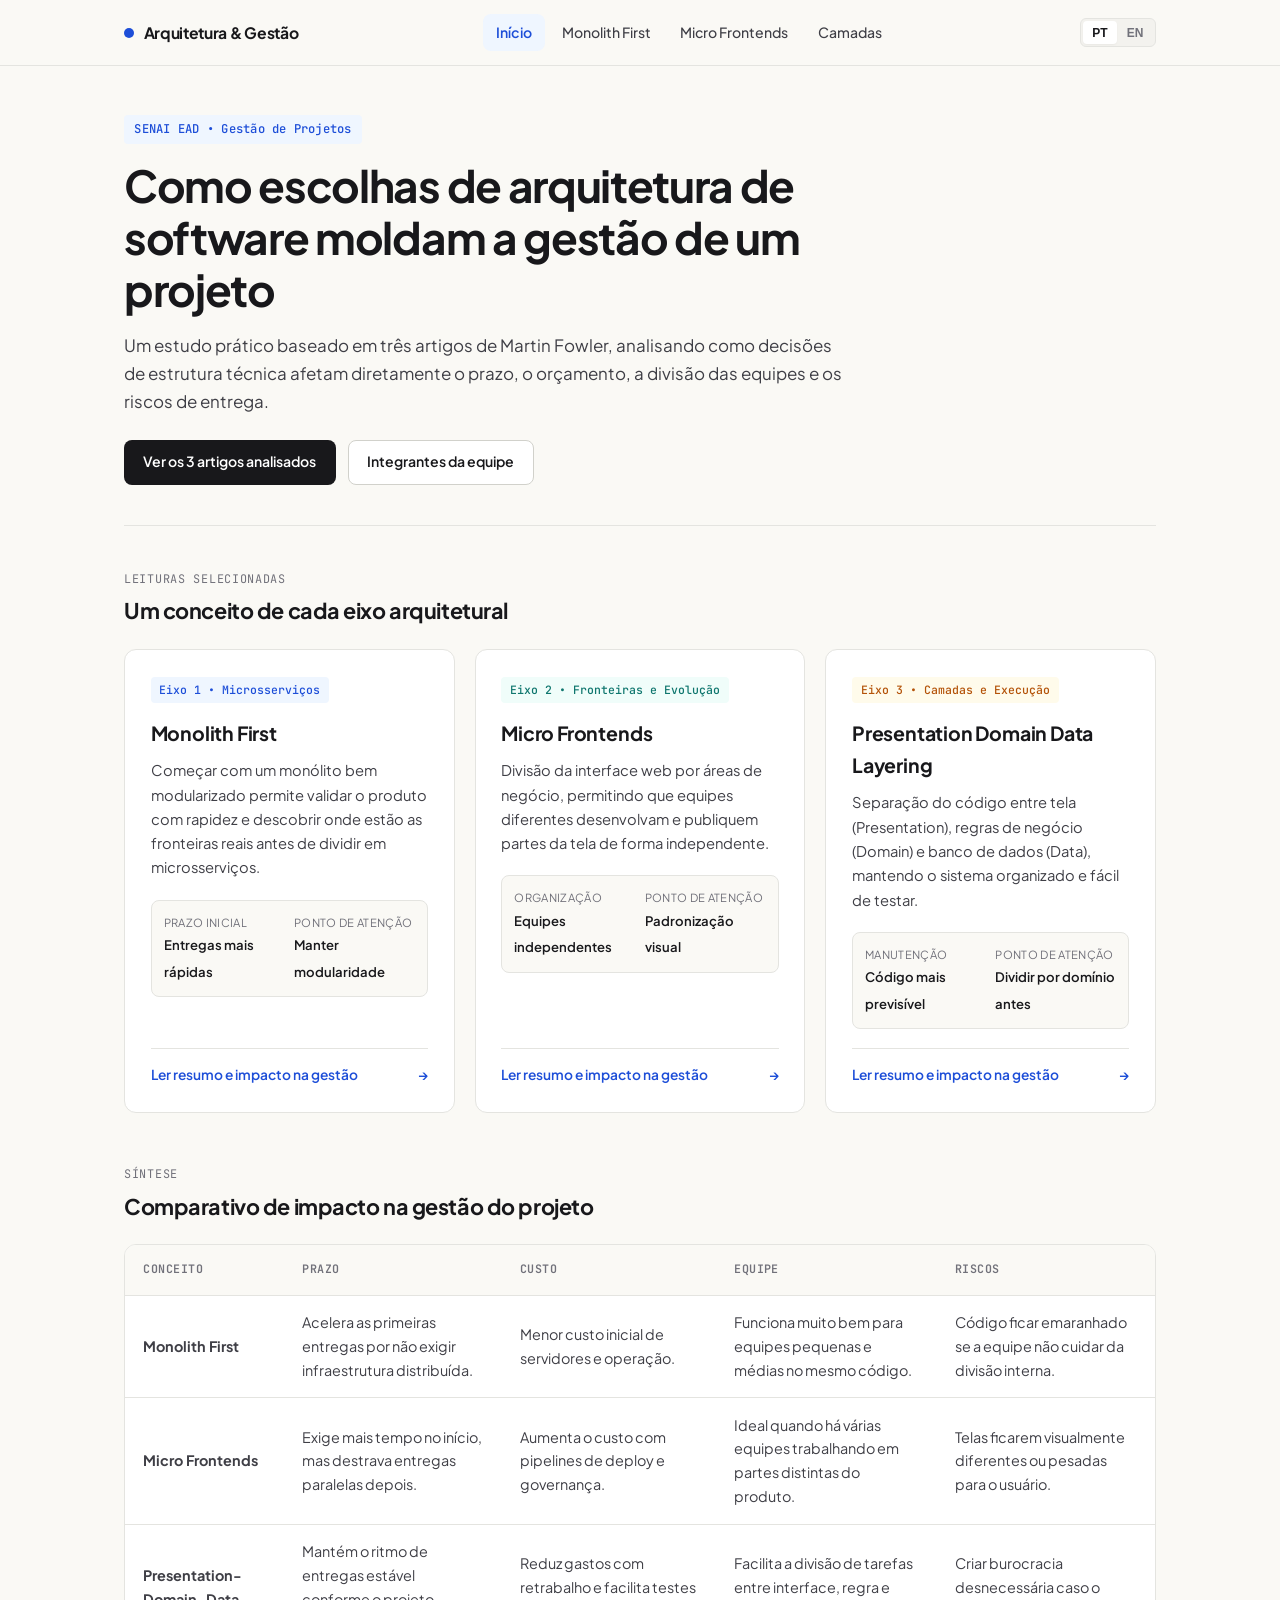
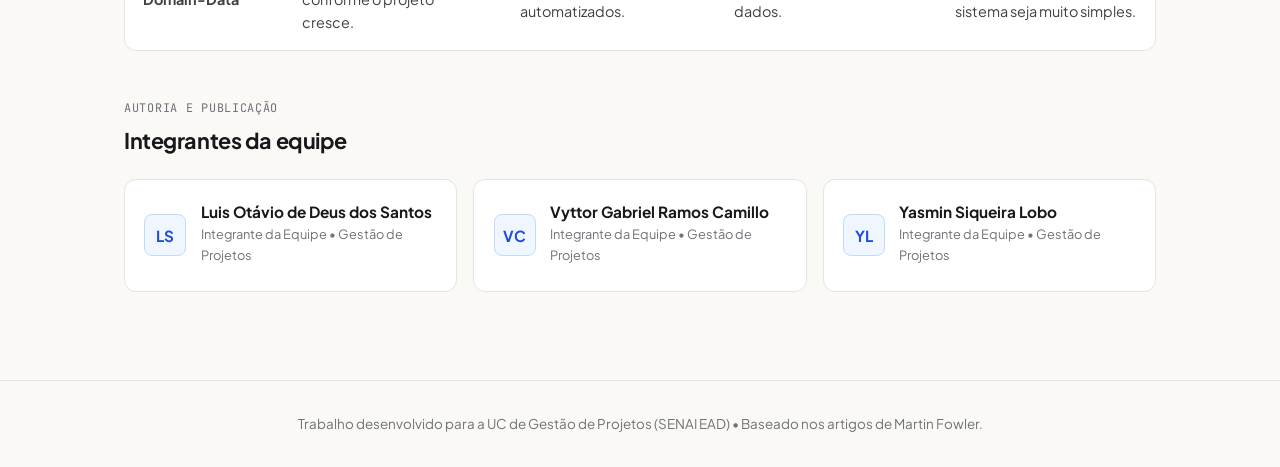
<file: index.html>
<!DOCTYPE html>
<html lang="pt-BR">
<head>
  <meta charset="UTF-8" />
  <meta name="viewport" content="width=device-width, initial-scale=1.0" />
  <title>Arquitetura de Software e Gestão de Projetos</title>
  <link rel="preconnect" href="https://fonts.googleapis.com">
  <link rel="preconnect" href="https://fonts.gstatic.com" crossorigin>
  <link href="https://fonts.googleapis.com/css2?family=JetBrains+Mono:wght@500&family=Plus+Jakarta+Sans:wght@400;500;600;700&display=swap" rel="stylesheet">
  <link rel="stylesheet" href="styles.css?v=4" />
</head>
<body>
  <header class="navbar">
    <div class="navbar-inner">
      <a href="index.html" class="brand">
        <span class="brand-dot"></span>
        <span data-pt="Arquitetura & Gestão" data-en="Architecture & Management">Arquitetura & Gestão</span>
      </a>

      <nav class="nav-links">
        <a href="index.html" class="nav-link active" data-pt="Início" data-en="Home">Início</a>
        <a href="eixo1-monolith-first.html" class="nav-link">Monolith First</a>
        <a href="eixo2-micro-frontends.html" class="nav-link">Micro Frontends</a>
        <a href="eixo3-layering.html" class="nav-link" data-pt="Camadas" data-en="Layering">Camadas</a>
      </nav>

      <div class="nav-controls">
        <div class="lang-switch" role="group" aria-label="Idioma">
          <button type="button" class="lang-btn active" data-lang="pt">PT</button>
          <button type="button" class="lang-btn" data-lang="en">EN</button>
        </div>
      </div>
    </div>
  </header>

  <main class="container">
    <section class="hero">
      <span class="eyebrow" data-pt="SENAI EAD • Gestão de Projetos" data-en="SENAI EAD • Project Management">SENAI EAD • Gestão de Projetos</span>
      <h1 data-pt="Como escolhas de arquitetura de software moldam a gestão de um projeto"
          data-en="How software architecture choices shape project management">
        Como escolhas de arquitetura de software moldam a gestão de um projeto
      </h1>
      <p class="hero-subtitle"
         data-pt="Um estudo prático baseado em três artigos de Martin Fowler, analisando como decisões de estrutura técnica afetam diretamente o prazo, o orçamento, a divisão das equipes e os riscos de entrega."
         data-en="A practical study based on three articles by Martin Fowler, examining how technical structure decisions directly impact schedule, budget, team division, and delivery risks.">
        Um estudo prático baseado em três artigos de Martin Fowler, analisando como decisões de estrutura técnica afetam diretamente o prazo, o orçamento, a divisão das equipes e os riscos de entrega.
      </p>
      <div class="hero-meta">
        <a href="#artigos" class="btn btn-primary" data-pt="Ver os 3 artigos analisados" data-en="View the 3 analyzed articles">Ver os 3 artigos analisados</a>
        <a href="#equipe" class="btn btn-outline" data-pt="Integrantes da equipe" data-en="Team members">Integrantes da equipe</a>
      </div>
    </section>

    <!-- Os 3 Artigos -->
    <section id="artigos">
      <div class="section-header">
        <span class="section-label" data-pt="Leituras Selecionadas" data-en="Selected Readings">Leituras Selecionadas</span>
        <h2 class="section-title" data-pt="Um conceito de cada eixo arquitetural" data-en="One concept from each architectural axis">Um conceito de cada eixo arquitetural</h2>
      </div>

      <div class="cards-grid">
        <!-- Eixo 1 -->
        <a href="eixo1-monolith-first.html" class="axis-card">
          <div>
            <span class="axis-tag tag-eixo1" data-pt="Eixo 1 • Microsserviços" data-en="Axis 1 • Microservices">Eixo 1 • Microsserviços</span>
            <h3>Monolith First</h3>
            <p data-pt="Começar com um monólito bem modularizado permite validar o produto com rapidez e descobrir onde estão as fronteiras reais antes de dividir em microsserviços."
               data-en="Starting with a well-modularized monolith lets teams validate the product quickly and discover real domain boundaries before splitting into microservices.">
              Começar com um monólito bem modularizado permite validar o produto com rapidez e descobrir onde estão as fronteiras reais antes de dividir em microsserviços.
            </p>
            <div class="mini-metrics">
              <div class="mini-metric">
                <span data-pt="Prazo Inicial" data-en="Initial Schedule">Prazo Inicial</span>
                <strong data-pt="Entregas mais rápidas" data-en="Faster early delivery">Entregas mais rápidas</strong>
              </div>
              <div class="mini-metric">
                <span data-pt="Ponto de Atenção" data-en="Watch Out For">Ponto de Atenção</span>
                <strong data-pt="Manter modularidade" data-en="Keeping modularity">Manter modularidade</strong>
              </div>
            </div>
          </div>
          <div class="card-footer">
            <span data-pt="Ler resumo e impacto na gestão" data-en="Read summary & management impact">Ler resumo e impacto na gestão</span>
            <span>→</span>
          </div>
        </a>

        <!-- Eixo 2 -->
        <a href="eixo2-micro-frontends.html" class="axis-card">
          <div>
            <span class="axis-tag tag-eixo2" data-pt="Eixo 2 • Fronteiras e Evolução" data-en="Axis 2 • Boundaries & Evolution">Eixo 2 • Fronteiras e Evolução</span>
            <h3>Micro Frontends</h3>
            <p data-pt="Divisão da interface web por áreas de negócio, permitindo que equipes diferentes desenvolvam e publiquem partes da tela de forma independente."
               data-en="Slicing the web interface by business domain so independent teams can build and deploy parts of the UI autonomously.">
              Divisão da interface web por áreas de negócio, permitindo que equipes diferentes desenvolvam e publiquem partes da tela de forma independente.
            </p>
            <div class="mini-metrics">
              <div class="mini-metric">
                <span data-pt="Organização" data-en="Organization">Organização</span>
                <strong data-pt="Equipes independentes" data-en="Independent teams">Equipes independentes</strong>
              </div>
              <div class="mini-metric">
                <span data-pt="Ponto de Atenção" data-en="Watch Out For">Ponto de Atenção</span>
                <strong data-pt="Padronização visual" data-en="Visual consistency">Padronização visual</strong>
              </div>
            </div>
          </div>
          <div class="card-footer">
            <span data-pt="Ler resumo e impacto na gestão" data-en="Read summary & management impact">Ler resumo e impacto na gestão</span>
            <span>→</span>
          </div>
        </a>

        <!-- Eixo 3 -->
        <a href="eixo3-layering.html" class="axis-card">
          <div>
            <span class="axis-tag tag-eixo3" data-pt="Eixo 3 • Camadas e Execução" data-en="Axis 3 • Layers & Execution">Eixo 3 • Camadas e Execução</span>
            <h3>Presentation Domain Data Layering</h3>
            <p data-pt="Separação do código entre tela (Presentation), regras de negócio (Domain) e banco de dados (Data), mantendo o sistema organizado e fácil de testar."
               data-en="Separating code into Presentation, Domain logic, and Data access to keep the system organized and easy to test.">
              Separação do código entre tela (Presentation), regras de negócio (Domain) e banco de dados (Data), mantendo o sistema organizado e fácil de testar.
            </p>
            <div class="mini-metrics">
              <div class="mini-metric">
                <span data-pt="Manutenção" data-en="Maintenance">Manutenção</span>
                <strong data-pt="Código mais previsível" data-en="Predictable codebase">Código mais previsível</strong>
              </div>
              <div class="mini-metric">
                <span data-pt="Ponto de Atenção" data-en="Watch Out For">Ponto de Atenção</span>
                <strong data-pt="Dividir por domínio antes" data-en="Group by domain first">Dividir por domínio antes</strong>
              </div>
            </div>
          </div>
          <div class="card-footer">
            <span data-pt="Ler resumo e impacto na gestão" data-en="Read summary & management impact">Ler resumo e impacto na gestão</span>
            <span>→</span>
          </div>
        </a>
      </div>
    </section>

    <!-- Quadro Comparativo -->
    <section>
      <div class="section-header">
        <span class="section-label" data-pt="Síntese" data-en="Overview">Síntese</span>
        <h2 class="section-title" data-pt="Comparativo de impacto na gestão do projeto" data-en="Project management impact comparison">Comparativo de impacto na gestão do projeto</h2>
      </div>

      <div class="comparison-table-wrap">
        <table class="comparison-table">
          <thead>
            <tr>
              <th data-pt="Conceito" data-en="Concept">Conceito</th>
              <th data-pt="Prazo" data-en="Schedule">Prazo</th>
              <th data-pt="Custo" data-en="Cost">Custo</th>
              <th data-pt="Equipe" data-en="Team">Equipe</th>
              <th data-pt="Riscos" data-en="Risks">Riscos</th>
            </tr>
          </thead>
          <tbody>
            <tr>
              <td><strong>Monolith First</strong></td>
              <td data-pt="Acelera as primeiras entregas por não exigir infraestrutura distribuída." data-en="Speeds up early delivery by avoiding distributed infrastructure.">Acelera as primeiras entregas por não exigir infraestrutura distribuída.</td>
              <td data-pt="Menor custo inicial de servidores e operação." data-en="Lower upfront server and operational costs.">Menor custo inicial de servidores e operação.</td>
              <td data-pt="Funciona muito bem para equipes pequenas e médias no mesmo código." data-en="Works well for small-to-medium teams sharing one codebase.">Funciona muito bem para equipes pequenas e médias no mesmo código.</td>
              <td data-pt="Código ficar emaranhado se a equipe não cuidar da divisão interna." data-en="Code becoming tangled if internal boundaries are ignored.">Código ficar emaranhado se a equipe não cuidar da divisão interna.</td>
            </tr>
            <tr>
              <td><strong>Micro Frontends</strong></td>
              <td data-pt="Exige mais tempo no início, mas destrava entregas paralelas depois." data-en="Takes longer upfront, but unlocks parallel releases later.">Exige mais tempo no início, mas destrava entregas paralelas depois.</td>
              <td data-pt="Aumenta o custo com pipelines de deploy e governança." data-en="Increases costs for deployment pipelines and governance.">Aumenta o custo com pipelines de deploy e governança.</td>
              <td data-pt="Ideal quando há várias equipes trabalhando em partes distintas do produto." data-en="Ideal when multiple teams work on distinct product areas.">Ideal quando há várias equipes trabalhando em partes distintas do produto.</td>
              <td data-pt="Telas ficarem visualmente diferentes ou pesadas para o usuário." data-en="Screens becoming visually inconsistent or heavy for users.">Telas ficarem visualmente diferentes ou pesadas para o usuário.</td>
            </tr>
            <tr>
              <td><strong>Presentation-Domain-Data</strong></td>
              <td data-pt="Mantém o ritmo de entregas estável conforme o projeto cresce." data-en="Keeps delivery pace steady as the project grows.">Mantém o ritmo de entregas estável conforme o projeto cresce.</td>
              <td data-pt="Reduz gastos com retrabalho e facilita testes automatizados." data-en="Reduces rework expenses and simplifies automated testing.">Reduz gastos com retrabalho e facilita testes automatizados.</td>
              <td data-pt="Facilita a divisão de tarefas entre interface, regra e dados." data-en="Clarifies responsibilities across UI, business rules, and data.">Facilita a divisão de tarefas entre interface, regra e dados.</td>
              <td data-pt="Criar burocracia desnecessária caso o sistema seja muito simples." data-en="Adding unnecessary ceremony if the system is very simple.">Criar burocracia desnecessária caso o sistema seja muito simples.</td>
            </tr>
          </tbody>
        </table>
      </div>
    </section>

    <!-- Integrantes -->
    <section id="equipe">
      <div class="section-header">
        <span class="section-label" data-pt="Autoria e Publicação" data-en="Authorship & Publication">Autoria e Publicação</span>
        <h2 class="section-title" data-pt="Integrantes da equipe" data-en="Team members">Integrantes da equipe</h2>
      </div>

      <div id="equipe-cards" class="team-grid">
        <div class="member-card">
          <div class="avatar">LS</div>
          <div class="member-info">
            <h4>Luis Otávio de Deus dos Santos</h4>
            <p data-pt="Integrante da Equipe • Gestão de Projetos" data-en="Team Member • Project Management">Integrante da Equipe • Gestão de Projetos</p>
          </div>
        </div>
        <div class="member-card">
          <div class="avatar">VC</div>
          <div class="member-info">
            <h4>Vyttor Gabriel Ramos Camillo</h4>
            <p data-pt="Integrante da Equipe • Gestão de Projetos" data-en="Team Member • Project Management">Integrante da Equipe • Gestão de Projetos</p>
          </div>
        </div>
        <div class="member-card">
          <div class="avatar">YL</div>
          <div class="member-info">
            <h4>Yasmin Siqueira Lobo</h4>
            <p data-pt="Integrante da Equipe • Gestão de Projetos" data-en="Team Member • Project Management">Integrante da Equipe • Gestão de Projetos</p>
          </div>
        </div>
      </div>
    </section>
  </main>

  <footer class="footer">
    <p data-pt="Trabalho desenvolvido para a UC de Gestão de Projetos (SENAI EAD) • Baseado nos artigos de Martin Fowler."
       data-en="Built for the Project Management course (SENAI EAD) • Based on articles by Martin Fowler.">
      Trabalho desenvolvido para a UC de Gestão de Projetos (SENAI EAD) • Baseado nos artigos de Martin Fowler.
    </p>
  </footer>

  <script src="script.js?v=3"></script>
</body>
</html>
</file>
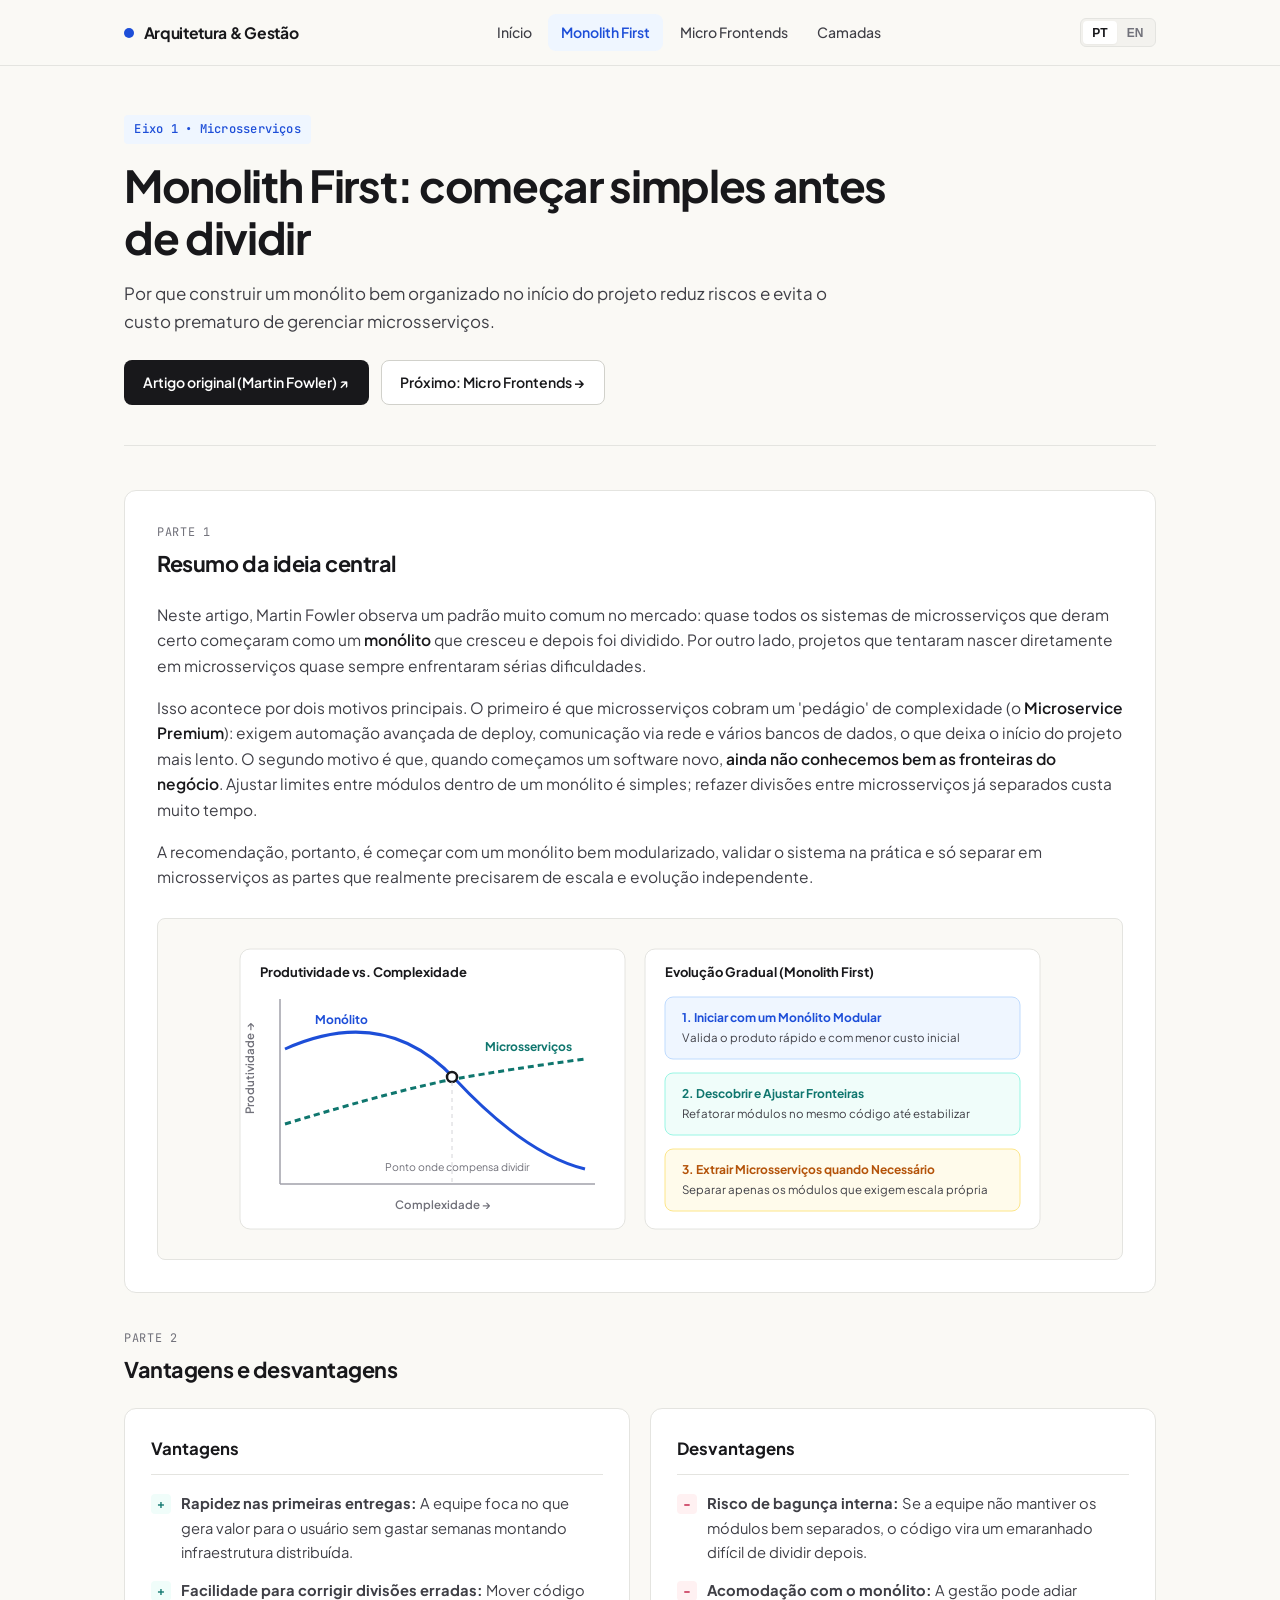
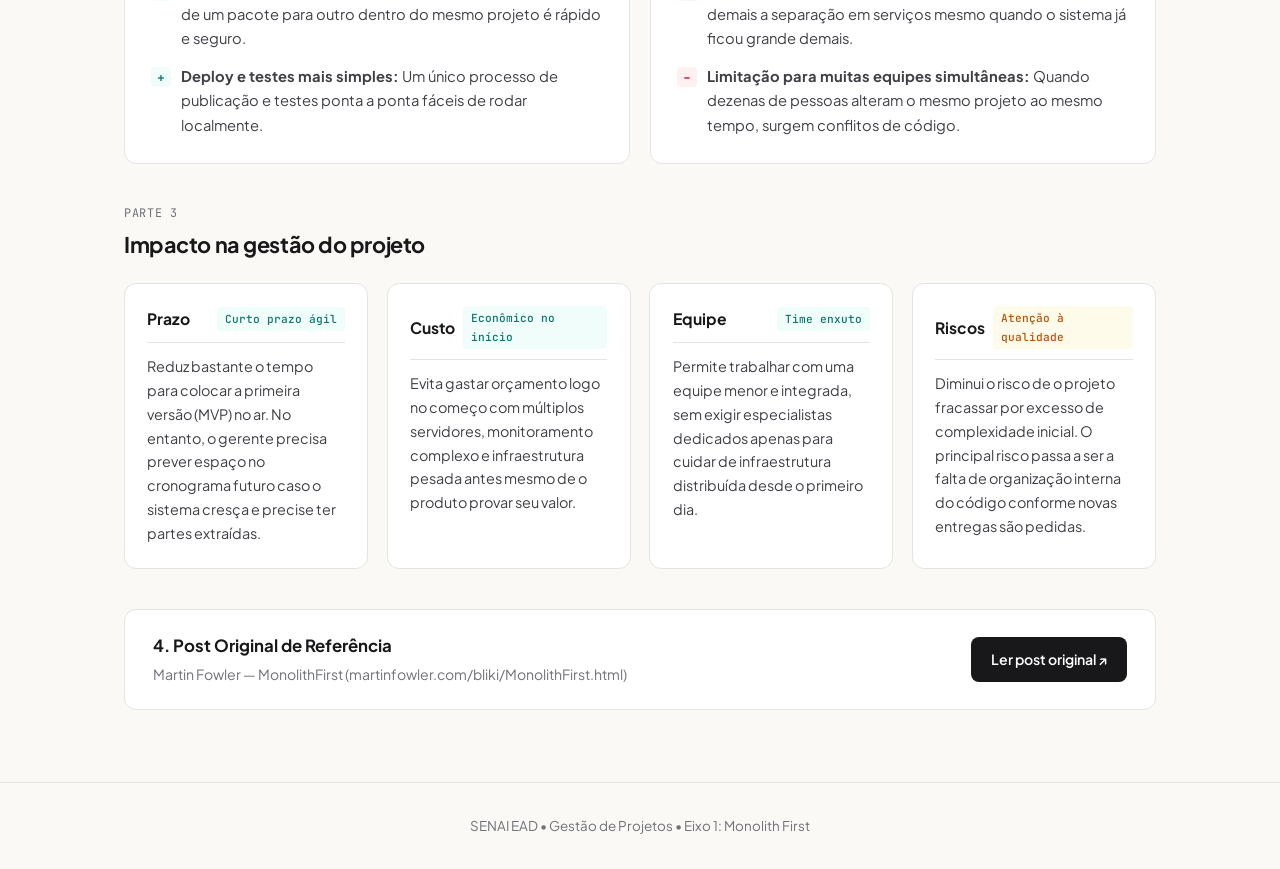
<file: eixo1-monolith-first.html>
<!DOCTYPE html>
<html lang="pt-BR">
<head>
  <meta charset="UTF-8" />
  <meta name="viewport" content="width=device-width, initial-scale=1.0" />
  <title>Eixo 1: Monolith First | Arquitetura & Gestão</title>
  <link rel="preconnect" href="https://fonts.googleapis.com">
  <link rel="preconnect" href="https://fonts.gstatic.com" crossorigin>
  <link href="https://fonts.googleapis.com/css2?family=JetBrains+Mono:wght@500&family=Plus+Jakarta+Sans:wght@400;500;600;700&display=swap" rel="stylesheet">
  <link rel="stylesheet" href="styles.css?v=4" />
</head>
<body>
  <header class="navbar">
    <div class="navbar-inner">
      <a href="index.html" class="brand">
        <span class="brand-dot"></span>
        <span data-pt="Arquitetura & Gestão" data-en="Architecture & Management">Arquitetura & Gestão</span>
      </a>

      <nav class="nav-links">
        <a href="index.html" class="nav-link" data-pt="Início" data-en="Home">Início</a>
        <a href="eixo1-monolith-first.html" class="nav-link active">Monolith First</a>
        <a href="eixo2-micro-frontends.html" class="nav-link">Micro Frontends</a>
        <a href="eixo3-layering.html" class="nav-link" data-pt="Camadas" data-en="Layering">Camadas</a>
      </nav>

      <div class="nav-controls">
        <div class="lang-switch" role="group" aria-label="Idioma">
          <button type="button" class="lang-btn active" data-lang="pt">PT</button>
          <button type="button" class="lang-btn" data-lang="en">EN</button>
        </div>
      </div>
    </div>
  </header>

  <main class="container">
    <section class="hero">
      <span class="eyebrow" data-pt="Eixo 1 • Microsserviços" data-en="Axis 1 • Microservices">Eixo 1 • Microsserviços</span>
      <h1 data-pt="Monolith First: começar simples antes de dividir"
          data-en="Monolith First: start simple before splitting">
        Monolith First: começar simples antes de dividir
      </h1>
      <p class="hero-subtitle"
         data-pt="Por que construir um monólito bem organizado no início do projeto reduz riscos e evita o custo prematuro de gerenciar microsserviços."
         data-en="Why building a well-organized monolith at the start of a project reduces risks and avoids the premature cost of managing microservices.">
        Por que construir um monólito bem organizado no início do projeto reduz riscos e evita o custo prematuro de gerenciar microsserviços.
      </p>
      <div class="hero-meta">
        <a href="https://martinfowler.com/bliki/MonolithFirst.html" target="_blank" rel="noopener" class="btn btn-primary"
           data-pt="Artigo original (Martin Fowler) ↗" data-en="Original article (Martin Fowler) ↗">
          Artigo original (Martin Fowler) ↗
        </a>
        <a href="eixo2-micro-frontends.html" class="btn btn-outline"
           data-pt="Próximo: Micro Frontends →" data-en="Next: Micro Frontends →">
          Próximo: Micro Frontends →
        </a>
      </div>
    </section>

    <!-- 1. Ideia Central -->
    <section class="content-box">
      <div class="section-header">
        <span class="section-label" data-pt="Parte 1" data-en="Part 1">Parte 1</span>
        <h2 class="section-title" data-pt="Resumo da ideia central" data-en="Core idea summary">Resumo da ideia central</h2>
      </div>

      <div class="prose">
        <p data-pt="Neste artigo, Martin Fowler observa um padrão muito comum no mercado: quase todos os sistemas de microsserviços que deram certo começaram como um <strong>monólito</strong> que cresceu e depois foi dividido. Por outro lado, projetos que tentaram nascer diretamente em microsserviços quase sempre enfrentaram sérias dificuldades."
           data-en="In this article, Martin Fowler notes a very common pattern: almost all successful microservice systems started as a <strong>monolith</strong> that grew and was later broken up. Conversely, projects built as microservices from day one almost always ran into serious trouble.">
          Neste artigo, Martin Fowler observa um padrão muito comum no mercado: quase todos os sistemas de microsserviços que deram certo começaram como um <strong>monólito</strong> que cresceu e depois foi dividido. Por outro lado, projetos que tentaram nascer diretamente em microsserviços quase sempre enfrentaram sérias dificuldades.
        </p>
        <p data-pt="Isso acontece por dois motivos principais. O primeiro é que microsserviços cobram um 'pedágio' de complexidade (o <strong>Microservice Premium</strong>): exigem automação avançada de deploy, comunicação via rede e vários bancos de dados, o que deixa o início do projeto mais lento. O segundo motivo é que, quando começamos um software novo, <strong>ainda não conhecemos bem as fronteiras do negócio</strong>. Ajustar limites entre módulos dentro de um monólito é simples; refazer divisões entre microsserviços já separados custa muito tempo."
           data-en="This happens for two main reasons. First, microservices charge a complexity tax (the <strong>Microservice Premium</strong>): they require advanced deployment automation, network calls, and multiple databases, which slows down early development. Second, when starting a new software project, <strong>we rarely know the right domain boundaries upfront</strong>. Adjusting module boundaries inside a monolith is cheap; redrawing boundaries across separate microservices is very expensive.">
          Isso acontece por dois motivos principais. O primeiro é que microsserviços cobram um 'pedágio' de complexidade (o <strong>Microservice Premium</strong>): exigem automação avançada de deploy, comunicação via rede e vários bancos de dados, o que deixa o início do projeto mais lento. O segundo motivo é que, quando começamos um software novo, <strong>ainda não conhecemos bem as fronteiras do negócio</strong>. Ajustar limites entre módulos dentro de um monólito é simples; refazer divisões entre microsserviços já separados custa muito tempo.
        </p>
        <p data-pt="A recomendação, portanto, é começar com um monólito bem modularizado, validar o sistema na prática e só separar em microsserviços as partes que realmente precisarem de escala e evolução independente."
           data-en="The recommendation is to start with a well-modularized monolith, validate the system in practice, and only peel off microservices for the parts that truly need independent scale and evolution.">
          A recomendação, portanto, é começar com um monólito bem modularizado, validar o sistema na prática e só separar em microsserviços as partes que realmente precisarem de escala e evolução independente.
        </p>
      </div>

      <!-- Diagrama Limpo e Claro -->
      <div class="svg-container">
        <svg viewBox="0 0 820 300" width="820" height="300" xmlns="http://www.w3.org/2000/svg" role="img" aria-label="Curva Monolith vs Microservices">
          <!-- Left Box: Productivity Curve -->
          <rect x="10" y="10" width="385" height="280" rx="10" fill="#ffffff" stroke="#e4e4e0" />
          <text x="30" y="38" fill="#18181b" font-size="13" font-weight="700">Produtividade vs. Complexidade</text>

          <line x1="50" y1="245" x2="365" y2="245" stroke="#a1a1aa" stroke-width="1.5" />
          <line x1="50" y1="245" x2="50" y2="60" stroke="#a1a1aa" stroke-width="1.5" />
          <text x="165" y="270" fill="#71717a" font-size="11.5" font-weight="600">Complexidade →</text>
          <text x="24" y="175" fill="#71717a" font-size="11.5" font-weight="600" transform="rotate(-90 24,175)">Produtividade →</text>

          <!-- Monolith Curve -->
          <path d="M 55 110 Q 155 65, 225 140 T 355 230" fill="none" stroke="#1d4ed8" stroke-width="3" />
          <text x="85" y="85" fill="#1d4ed8" font-size="12" font-weight="700">Monólito</text>

          <!-- Microservices Curve -->
          <path d="M 55 185 Q 170 150, 225 140 T 355 120" fill="none" stroke="#0f766e" stroke-width="3" stroke-dasharray="6 4" />
          <text x="255" y="112" fill="#0f766e" font-size="12" font-weight="700">Microsserviços</text>

          <circle cx="222" cy="138" r="5" fill="#ffffff" stroke="#18181b" stroke-width="2.5" />
          <line x1="222" y1="143" x2="222" y2="245" stroke="#d4d4d8" stroke-dasharray="4 4" />
          <text x="155" y="232" fill="#71717a" font-size="10.5">Ponto onde compensa dividir</text>

          <!-- Right Box: 3 Steps -->
          <rect x="415" y="10" width="395" height="280" rx="10" fill="#ffffff" stroke="#e4e4e0" />
          <text x="435" y="38" fill="#18181b" font-size="13" font-weight="700">Evolução Gradual (Monolith First)</text>

          <rect x="435" y="58" width="355" height="62" rx="8" fill="#eff6ff" stroke="#bfdbfe" />
          <text x="452" y="83" fill="#1d4ed8" font-size="12" font-weight="700">1. Iniciar com um Monólito Modular</text>
          <text x="452" y="103" fill="#3f3f46" font-size="11.5">Valida o produto rápido e com menor custo inicial</text>

          <rect x="435" y="134" width="355" height="62" rx="8" fill="#f0fdfa" stroke="#99f6e4" />
          <text x="452" y="159" fill="#0f766e" font-size="12" font-weight="700">2. Descobrir e Ajustar Fronteiras</text>
          <text x="452" y="179" fill="#3f3f46" font-size="11.5">Refatorar módulos no mesmo código até estabilizar</text>

          <rect x="435" y="210" width="355" height="62" rx="8" fill="#fffbeb" stroke="#fde68a" />
          <text x="452" y="235" fill="#b45309" font-size="12" font-weight="700">3. Extrair Microsserviços quando Necessário</text>
          <text x="452" y="255" fill="#3f3f46" font-size="11.5">Separar apenas os módulos que exigem escala própria</text>
        </svg>
      </div>
    </section>

    <!-- 2. Vantagens e Desvantagens -->
    <section>
      <div class="section-header">
        <span class="section-label" data-pt="Parte 2" data-en="Part 2">Parte 2</span>
        <h2 class="section-title" data-pt="Vantagens e desvantagens" data-en="Pros and cons">Vantagens e desvantagens</h2>
      </div>

      <div class="pros-cons-grid">
        <div class="pc-card pros">
          <div class="pc-title">
            <span data-pt="Vantagens" data-en="Advantages">Vantagens</span>
          </div>
          <ul class="pc-list">
            <li>
              <span class="pc-badge">+</span>
              <span data-pt="<strong>Rapidez nas primeiras entregas:</strong> A equipe foca no que gera valor para o usuário sem gastar semanas montando infraestrutura distribuída."
                    data-en="<strong>Faster early delivery:</strong> The team focuses on user value without spending weeks setting up distributed infrastructure.">
                <strong>Rapidez nas primeiras entregas:</strong> A equipe foca no que gera valor para o usuário sem gastar semanas montando infraestrutura distribuída.
              </span>
            </li>
            <li>
              <span class="pc-badge">+</span>
              <span data-pt="<strong>Facilidade para corrigir divisões erradas:</strong> Mover código de um pacote para outro dentro do mesmo projeto é rápido e seguro."
                    data-en="<strong>Easy boundary corrections:</strong> Moving code between packages inside the same project is fast and safe.">
                <strong>Facilidade para corrigir divisões erradas:</strong> Mover código de um pacote para outro dentro do mesmo projeto é rápido e seguro.
              </span>
            </li>
            <li>
              <span class="pc-badge">+</span>
              <span data-pt="<strong>Deploy e testes mais simples:</strong> Um único processo de publicação e testes ponta a ponta fáceis de rodar localmente."
                    data-en="<strong>Simpler deployment and testing:</strong> A single release pipeline and straightforward local end-to-end testing.">
                <strong>Deploy e testes mais simples:</strong> Um único processo de publicação e testes ponta a ponta fáceis de rodar localmente.
              </span>
            </li>
          </ul>
        </div>

        <div class="pc-card cons">
          <div class="pc-title">
            <span data-pt="Desvantagens" data-en="Disadvantages">Desvantagens</span>
          </div>
          <ul class="pc-list">
            <li>
              <span class="pc-badge">−</span>
              <span data-pt="<strong>Risco de bagunça interna:</strong> Se a equipe não mantiver os módulos bem separados, o código vira um emaranhado difícil de dividir depois."
                    data-en="<strong>Risk of internal tangling:</strong> If the team doesn't keep modules separated, the code turns into a tangled mess hard to split later.">
                <strong>Risco de bagunça interna:</strong> Se a equipe não mantiver os módulos bem separados, o código vira um emaranhado difícil de dividir depois.
              </span>
            </li>
            <li>
              <span class="pc-badge">−</span>
              <span data-pt="<strong>Acomodação com o monólito:</strong> A gestão pode adiar demais a separação em serviços mesmo quando o sistema já ficou grande demais."
                    data-en="<strong>Postponing extraction too long:</strong> Management might delay splitting services even after the monolith becomes too large.">
                <strong>Acomodação com o monólito:</strong> A gestão pode adiar demais a separação em serviços mesmo quando o sistema já ficou grande demais.
              </span>
            </li>
            <li>
              <span class="pc-badge">−</span>
              <span data-pt="<strong>Limitação para muitas equipes simultâneas:</strong> Quando dezenas de pessoas alteram o mesmo projeto ao mesmo tempo, surgem conflitos de código."
                    data-en="<strong>Bottlenecks for many simultaneous teams:</strong> When dozens of developers edit the same repository, merge conflicts increase.">
                <strong>Limitação para muitas equipes simultâneas:</strong> Quando dezenas de pessoas alteram o mesmo projeto ao mesmo tempo, surgem conflitos de código.
              </span>
            </li>
          </ul>
        </div>
      </div>
    </section>

    <!-- 3. Impacto na Gestão do Projeto -->
    <section>
      <div class="section-header">
        <span class="section-label" data-pt="Parte 3" data-en="Part 3">Parte 3</span>
        <h2 class="section-title" data-pt="Impacto na gestão do projeto" data-en="Impact on project management">Impacto na gestão do projeto</h2>
      </div>

      <div class="pm-grid">
        <div class="pm-card">
          <div class="pm-card-header">
            <span class="pm-pillar-title" data-pt="Prazo" data-en="Schedule">Prazo</span>
            <span class="pm-level level-low" data-pt="Curto prazo ágil" data-en="Fast short-term">Curto prazo ágil</span>
          </div>
          <p data-pt="Reduz bastante o tempo para colocar a primeira versão (MVP) no ar. No entanto, o gerente precisa prever espaço no cronograma futuro caso o sistema cresça e precise ter partes extraídas."
             data-en="Greatly reduces the time required to launch the first version (MVP). However, the manager must reserve future roadmap capacity if parts need to be extracted later.">
            Reduz bastante o tempo para colocar a primeira versão (MVP) no ar. No entanto, o gerente precisa prever espaço no cronograma futuro caso o sistema cresça e precise ter partes extraídas.
          </p>
        </div>

        <div class="pm-card">
          <div class="pm-card-header">
            <span class="pm-pillar-title" data-pt="Custo" data-en="Cost">Custo</span>
            <span class="pm-level level-low" data-pt="Econômico no início" data-en="Low initial cost">Econômico no início</span>
          </div>
          <p data-pt="Evita gastar orçamento logo no começo com múltiplos servidores, monitoramento complexo e infraestrutura pesada antes mesmo de o produto provar seu valor."
             data-en="Avoids spending early budget on multiple servers, complex monitoring, and heavy infrastructure before the product proves its value.">
            Evita gastar orçamento logo no começo com múltiplos servidores, monitoramento complexo e infraestrutura pesada antes mesmo de o produto provar seu valor.
          </p>
        </div>

        <div class="pm-card">
          <div class="pm-card-header">
            <span class="pm-pillar-title" data-pt="Equipe" data-en="Team">Equipe</span>
            <span class="pm-level level-low" data-pt="Time enxuto" data-en="Lean team">Time enxuto</span>
          </div>
          <p data-pt="Permite trabalhar com uma equipe menor e integrada, sem exigir especialistas dedicados apenas para cuidar de infraestrutura distribuída desde o primeiro dia."
             data-en="Allows working with a smaller, cohesive team without needing dedicated specialists just to maintain distributed infrastructure from day one.">
            Permite trabalhar com uma equipe menor e integrada, sem exigir especialistas dedicados apenas para cuidar de infraestrutura distribuída desde o primeiro dia.
          </p>
        </div>

        <div class="pm-card">
          <div class="pm-card-header">
            <span class="pm-pillar-title" data-pt="Riscos" data-en="Risks">Riscos</span>
            <span class="pm-level level-med" data-pt="Atenção à qualidade" data-en="Watch code quality">Atenção à qualidade</span>
          </div>
          <p data-pt="Diminui o risco de o projeto fracassar por excesso de complexidade inicial. O principal risco passa a ser a falta de organização interna do código conforme novas entregas são pedidas."
             data-en="Lowers the risk of project failure from early over-engineering. The main risk becomes neglecting internal code organization as new features are requested.">
            Diminui o risco de o projeto fracassar por excesso de complexidade inicial. O principal risco passa a ser a falta de organização interna do código conforme novas entregas são pedidas.
          </p>
        </div>
      </div>
    </section>

    <!-- 4. Link para o Post Original -->
    <section class="original-banner">
      <div>
        <h3 style="font-size:1.05rem;margin-bottom:0.2rem;"
            data-pt="4. Post Original de Referência"
            data-en="4. Original Reference Post">4. Post Original de Referência</h3>
        <p style="color:var(--text-muted);font-size:0.88rem;">
          Martin Fowler — MonolithFirst (martinfowler.com/bliki/MonolithFirst.html)
        </p>
      </div>
      <a href="https://martinfowler.com/bliki/MonolithFirst.html" target="_blank" rel="noopener" class="btn btn-primary"
         data-pt="Ler post original ↗"
         data-en="Read original post ↗">
        Ler post original ↗
      </a>
    </section>
  </main>

  <footer class="footer">
    <p data-pt="SENAI EAD • Gestão de Projetos • Eixo 1: Monolith First"
       data-en="SENAI EAD • Project Management • Axis 1: Monolith First">
      SENAI EAD • Gestão de Projetos • Eixo 1: Monolith First
    </p>
  </footer>

  <script src="script.js?v=3"></script>
</body>
</html>
</file>
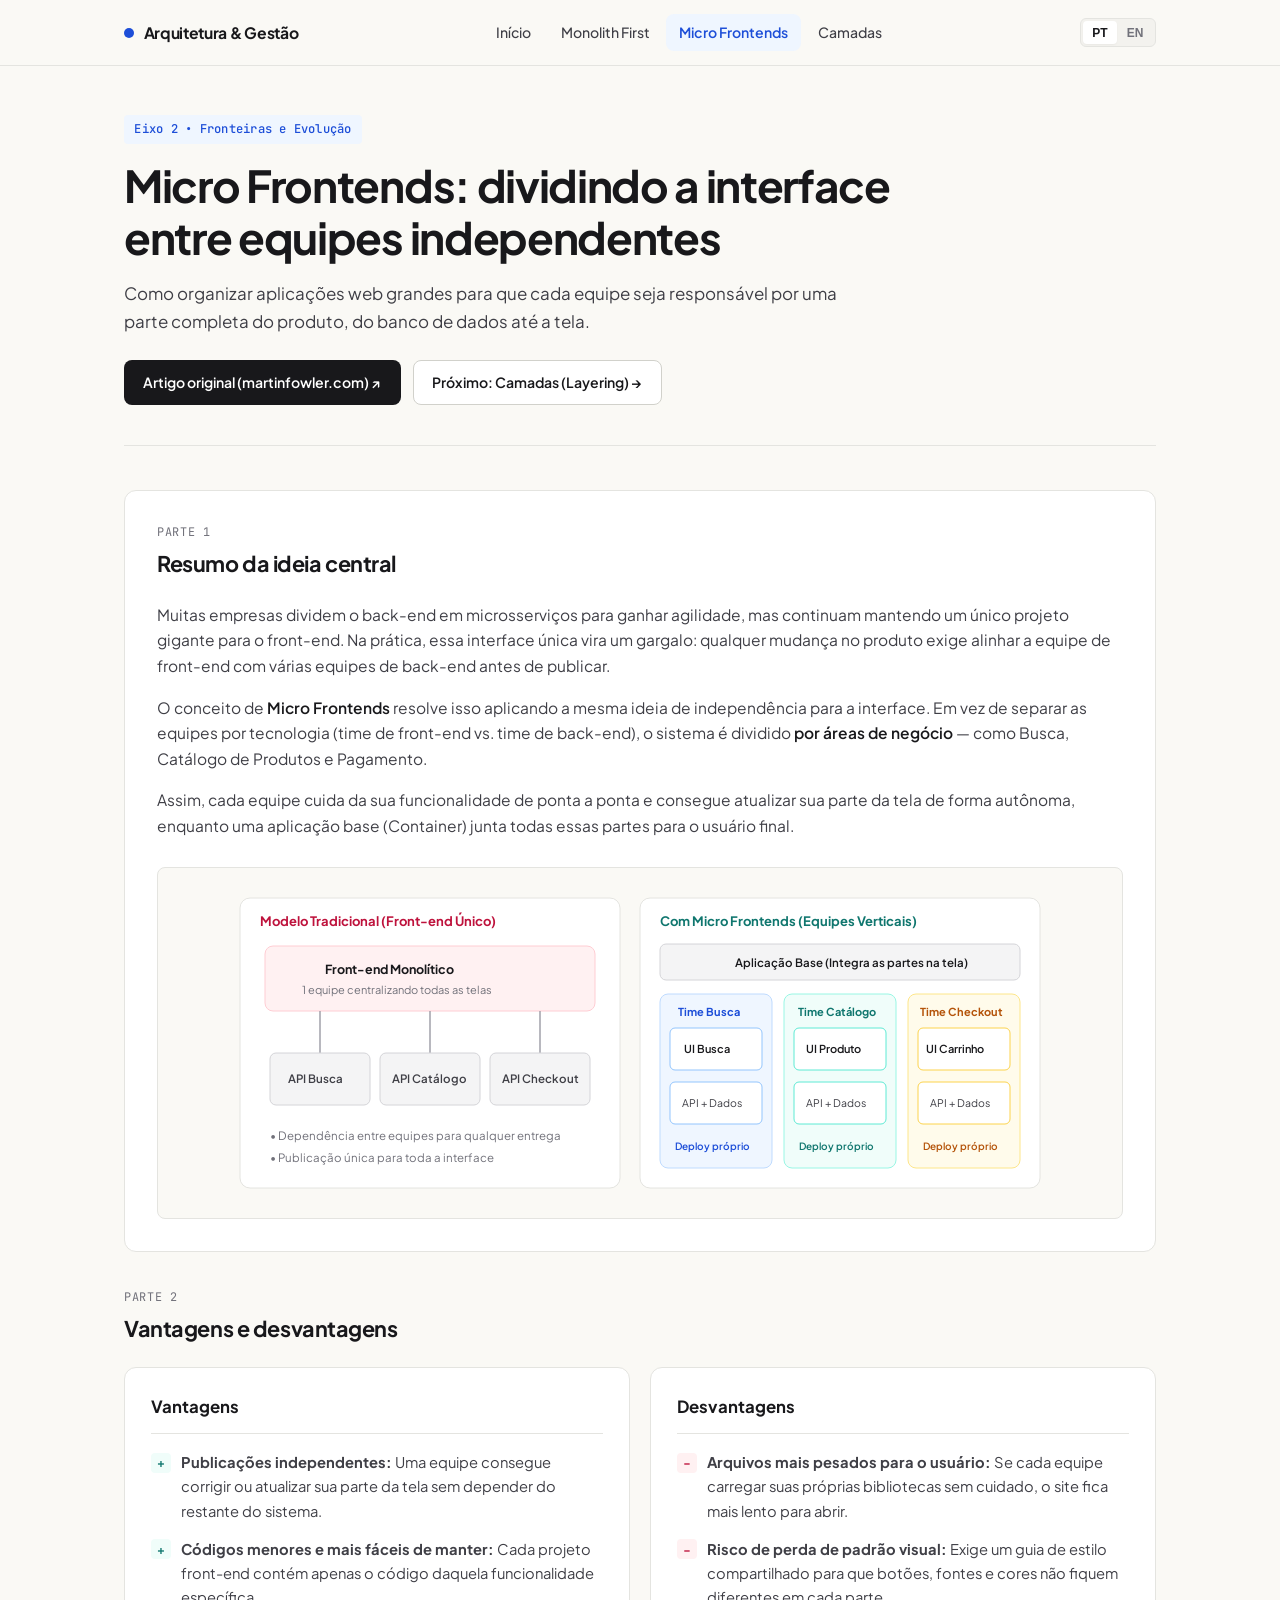
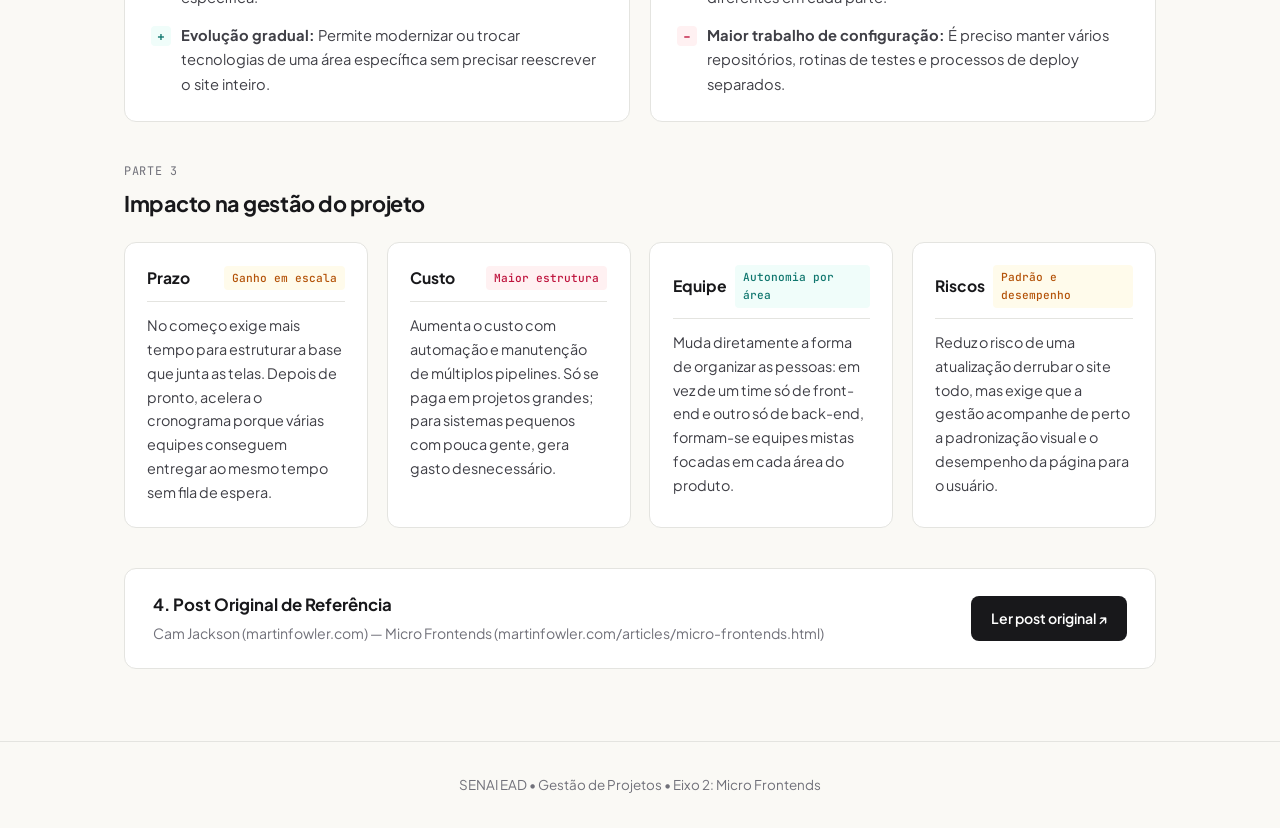
<file: eixo2-micro-frontends.html>
<!DOCTYPE html>
<html lang="pt-BR">
<head>
  <meta charset="UTF-8" />
  <meta name="viewport" content="width=device-width, initial-scale=1.0" />
  <title>Eixo 2: Micro Frontends | Arquitetura & Gestão</title>
  <link rel="preconnect" href="https://fonts.googleapis.com">
  <link rel="preconnect" href="https://fonts.gstatic.com" crossorigin>
  <link href="https://fonts.googleapis.com/css2?family=JetBrains+Mono:wght@500&family=Plus+Jakarta+Sans:wght@400;500;600;700&display=swap" rel="stylesheet">
  <link rel="stylesheet" href="styles.css?v=4" />
</head>
<body>
  <header class="navbar">
    <div class="navbar-inner">
      <a href="index.html" class="brand">
        <span class="brand-dot"></span>
        <span data-pt="Arquitetura & Gestão" data-en="Architecture & Management">Arquitetura & Gestão</span>
      </a>

      <nav class="nav-links">
        <a href="index.html" class="nav-link" data-pt="Início" data-en="Home">Início</a>
        <a href="eixo1-monolith-first.html" class="nav-link">Monolith First</a>
        <a href="eixo2-micro-frontends.html" class="nav-link active">Micro Frontends</a>
        <a href="eixo3-layering.html" class="nav-link" data-pt="Camadas" data-en="Layering">Camadas</a>
      </nav>

      <div class="nav-controls">
        <div class="lang-switch" role="group" aria-label="Idioma">
          <button type="button" class="lang-btn active" data-lang="pt">PT</button>
          <button type="button" class="lang-btn" data-lang="en">EN</button>
        </div>
      </div>
    </div>
  </header>

  <main class="container">
    <section class="hero">
      <span class="eyebrow" data-pt="Eixo 2 • Fronteiras e Evolução" data-en="Axis 2 • Boundaries & Evolution">Eixo 2 • Fronteiras e Evolução</span>
      <h1 data-pt="Micro Frontends: dividindo a interface entre equipes independentes"
          data-en="Micro Frontends: dividing the interface across independent teams">
        Micro Frontends: dividindo a interface entre equipes independentes
      </h1>
      <p class="hero-subtitle"
         data-pt="Como organizar aplicações web grandes para que cada equipe seja responsável por uma parte completa do produto, do banco de dados até a tela."
         data-en="How to organize large web applications so each team owns a complete slice of the product, from database to screen.">
        Como organizar aplicações web grandes para que cada equipe seja responsável por uma parte completa do produto, do banco de dados até a tela.
      </p>
      <div class="hero-meta">
        <a href="https://martinfowler.com/articles/micro-frontends.html" target="_blank" rel="noopener" class="btn btn-primary"
           data-pt="Artigo original (martinfowler.com) ↗" data-en="Original article (martinfowler.com) ↗">
          Artigo original (martinfowler.com) ↗
        </a>
        <a href="eixo3-layering.html" class="btn btn-outline"
           data-pt="Próximo: Camadas (Layering) →" data-en="Next: Layering →">
          Próximo: Camadas (Layering) →
        </a>
      </div>
    </section>

    <!-- 1. Ideia Central -->
    <section class="content-box">
      <div class="section-header">
        <span class="section-label" data-pt="Parte 1" data-en="Part 1">Parte 1</span>
        <h2 class="section-title" data-pt="Resumo da ideia central" data-en="Core idea summary">Resumo da ideia central</h2>
      </div>

      <div class="prose">
        <p data-pt="Muitas empresas dividem o back-end em microsserviços para ganhar agilidade, mas continuam mantendo um único projeto gigante para o front-end. Na prática, essa interface única vira um gargalo: qualquer mudança no produto exige alinhar a equipe de front-end com várias equipes de back-end antes de publicar."
           data-en="Many companies split their backend into microservices for agility, yet keep a single large codebase for the frontend. In practice, this unified UI becomes a bottleneck: any product change requires coordinating the frontend team with multiple backend teams before release.">
          Muitas empresas dividem o back-end em microsserviços para ganhar agilidade, mas continuam mantendo um único projeto gigante para o front-end. Na prática, essa interface única vira um gargalo: qualquer mudança no produto exige alinhar a equipe de front-end com várias equipes de back-end antes de publicar.
        </p>
        <p data-pt="O conceito de <strong>Micro Frontends</strong> resolve isso aplicando a mesma ideia de independência para a interface. Em vez de separar as equipes por tecnologia (time de front-end vs. time de back-end), o sistema é dividido <strong>por áreas de negócio</strong> — como Busca, Catálogo de Produtos e Pagamento."
           data-en="<strong>Micro Frontends</strong> solves this by bringing the same independence to the user interface. Instead of splitting teams by technology (frontend team vs. backend team), the system is divided <strong>by business area</strong> — such as Search, Product Catalog, and Checkout.">
          O conceito de <strong>Micro Frontends</strong> resolve isso aplicando a mesma ideia de independência para a interface. Em vez de separar as equipes por tecnologia (time de front-end vs. time de back-end), o sistema é dividido <strong>por áreas de negócio</strong> — como Busca, Catálogo de Produtos e Pagamento.
        </p>
        <p data-pt="Assim, cada equipe cuida da sua funcionalidade de ponta a ponta e consegue atualizar sua parte da tela de forma autônoma, enquanto uma aplicação base (Container) junta todas essas partes para o usuário final."
           data-en="Each team owns its feature end-to-end and can update its portion of the screen independently, while a base Container application brings those pieces together for the user.">
          Assim, cada equipe cuida da sua funcionalidade de ponta a ponta e consegue atualizar sua parte da tela de forma autônoma, enquanto uma aplicação base (Container) junta todas essas partes para o usuário final.
        </p>
      </div>

      <!-- Diagrama Claro -->
      <div class="svg-container">
        <svg viewBox="0 0 820 310" width="820" height="310" xmlns="http://www.w3.org/2000/svg" role="img" aria-label="Monólito de Front-end vs Micro Frontends">
          <!-- Left Box -->
          <rect x="10" y="10" width="380" height="290" rx="10" fill="#ffffff" stroke="#e4e4e0" />
          <text x="30" y="38" fill="#be123c" font-size="13" font-weight="700">Modelo Tradicional (Front-end Único)</text>

          <rect x="35" y="58" width="330" height="65" rx="8" fill="#fff1f2" stroke="#fecdd3" />
          <text x="95" y="86" fill="#18181b" font-size="12.5" font-weight="700">Front-end Monolítico</text>
          <text x="72" y="106" fill="#71717a" font-size="11">1 equipe centralizando todas as telas</text>

          <line x1="90" y1="123" x2="90" y2="165" stroke="#a1a1aa" stroke-width="1.5" />
          <line x1="200" y1="123" x2="200" y2="165" stroke="#a1a1aa" stroke-width="1.5" />
          <line x1="310" y1="123" x2="310" y2="165" stroke="#a1a1aa" stroke-width="1.5" />

          <rect x="40" y="165" width="100" height="52" rx="6" fill="#f4f4f5" stroke="#d4d4d8" />
          <text x="58" y="195" fill="#3f3f46" font-size="11.5" font-weight="600">API Busca</text>

          <rect x="150" y="165" width="100" height="52" rx="6" fill="#f4f4f5" stroke="#d4d4d8" />
          <text x="162" y="195" fill="#3f3f46" font-size="11.5" font-weight="600">API Catálogo</text>

          <rect x="260" y="165" width="100" height="52" rx="6" fill="#f4f4f5" stroke="#d4d4d8" />
          <text x="272" y="195" fill="#3f3f46" font-size="11.5" font-weight="600">API Checkout</text>

          <text x="40" y="252" fill="#71717a" font-size="11.5">• Dependência entre equipes para qualquer entrega</text>
          <text x="40" y="274" fill="#71717a" font-size="11.5">• Publicação única para toda a interface</text>

          <!-- Right Box -->
          <rect x="410" y="10" width="400" height="290" rx="10" fill="#ffffff" stroke="#e4e4e0" />
          <text x="430" y="38" fill="#0f766e" font-size="13" font-weight="700">Com Micro Frontends (Equipes Verticais)</text>

          <rect x="430" y="56" width="360" height="36" rx="6" fill="#f4f4f5" stroke="#d4d4d8" />
          <text x="505" y="79" fill="#18181b" font-size="11.5" font-weight="600">Aplicação Base (Integra as partes na tela)</text>

          <!-- Squad 1 -->
          <rect x="430" y="106" width="112" height="174" rx="8" fill="#eff6ff" stroke="#bfdbfe" />
          <text x="448" y="128" fill="#1d4ed8" font-size="11" font-weight="700">Time Busca</text>
          <rect x="440" y="140" width="92" height="42" rx="5" fill="#ffffff" stroke="#93c5fd" />
          <text x="454" y="165" fill="#18181b" font-size="11" font-weight="600">UI Busca</text>
          <rect x="440" y="194" width="92" height="42" rx="5" fill="#ffffff" stroke="#93c5fd" />
          <text x="452" y="219" fill="#3f3f46" font-size="10.5">API + Dados</text>
          <text x="445" y="262" fill="#1d4ed8" font-size="10" font-weight="600">Deploy próprio</text>

          <!-- Squad 2 -->
          <rect x="554" y="106" width="112" height="174" rx="8" fill="#f0fdfa" stroke="#99f6e4" />
          <text x="568" y="128" fill="#0f766e" font-size="11" font-weight="700">Time Catálogo</text>
          <rect x="564" y="140" width="92" height="42" rx="5" fill="#ffffff" stroke="#5eead4" />
          <text x="576" y="165" fill="#18181b" font-size="11" font-weight="600">UI Produto</text>
          <rect x="564" y="194" width="92" height="42" rx="5" fill="#ffffff" stroke="#5eead4" />
          <text x="576" y="219" fill="#3f3f46" font-size="10.5">API + Dados</text>
          <text x="569" y="262" fill="#0f766e" font-size="10" font-weight="600">Deploy próprio</text>

          <!-- Squad 3 -->
          <rect x="678" y="106" width="112" height="174" rx="8" fill="#fffbeb" stroke="#fde68a" />
          <text x="690" y="128" fill="#b45309" font-size="11" font-weight="700">Time Checkout</text>
          <rect x="688" y="140" width="92" height="42" rx="5" fill="#ffffff" stroke="#fcd34d" />
          <text x="696" y="165" fill="#18181b" font-size="11" font-weight="600">UI Carrinho</text>
          <rect x="688" y="194" width="92" height="42" rx="5" fill="#ffffff" stroke="#fcd34d" />
          <text x="700" y="219" fill="#3f3f46" font-size="10.5">API + Dados</text>
          <text x="693" y="262" fill="#b45309" font-size="10" font-weight="600">Deploy próprio</text>
        </svg>
      </div>
    </section>

    <!-- 2. Vantagens e Desvantagens -->
    <section>
      <div class="section-header">
        <span class="section-label" data-pt="Parte 2" data-en="Part 2">Parte 2</span>
        <h2 class="section-title" data-pt="Vantagens e desvantagens" data-en="Pros and cons">Vantagens e desvantagens</h2>
      </div>

      <div class="pros-cons-grid">
        <div class="pc-card pros">
          <div class="pc-title">
            <span data-pt="Vantagens" data-en="Advantages">Vantagens</span>
          </div>
          <ul class="pc-list">
            <li>
              <span class="pc-badge">+</span>
              <span data-pt="<strong>Publicações independentes:</strong> Uma equipe consegue corrigir ou atualizar sua parte da tela sem depender do restante do sistema."
                    data-en="<strong>Independent deployments:</strong> A team can fix or update its part of the screen without waiting on the rest of the system.">
                <strong>Publicações independentes:</strong> Uma equipe consegue corrigir ou atualizar sua parte da tela sem depender do restante do sistema.
              </span>
            </li>
            <li>
              <span class="pc-badge">+</span>
              <span data-pt="<strong>Códigos menores e mais fáceis de manter:</strong> Cada projeto front-end contém apenas o código daquela funcionalidade específica."
                    data-en="<strong>Smaller, easier-to-maintain codebases:</strong> Each frontend repository only holds code for its specific business feature.">
                <strong>Códigos menores e mais fáceis de manter:</strong> Cada projeto front-end contém apenas o código daquela funcionalidade específica.
              </span>
            </li>
            <li>
              <span class="pc-badge">+</span>
              <span data-pt="<strong>Evolução gradual:</strong> Permite modernizar ou trocar tecnologias de uma área específica sem precisar reescrever o site inteiro."
                    data-en="<strong>Gradual evolution:</strong> Allows modernizing or replacing technologies in one area without rewriting the whole site.">
                <strong>Evolução gradual:</strong> Permite modernizar ou trocar tecnologias de uma área específica sem precisar reescrever o site inteiro.
              </span>
            </li>
          </ul>
        </div>

        <div class="pc-card cons">
          <div class="pc-title">
            <span data-pt="Desvantagens" data-en="Disadvantages">Desvantagens</span>
          </div>
          <ul class="pc-list">
            <li>
              <span class="pc-badge">−</span>
              <span data-pt="<strong>Arquivos mais pesados para o usuário:</strong> Se cada equipe carregar suas próprias bibliotecas sem cuidado, o site fica mais lento para abrir."
                    data-en="<strong>Heavier downloads for users:</strong> If each team bundles its own libraries carelessly, the page becomes slower to load.">
                <strong>Arquivos mais pesados para o usuário:</strong> Se cada equipe carregar suas próprias bibliotecas sem cuidado, o site fica mais lento para abrir.
              </span>
            </li>
            <li>
              <span class="pc-badge">−</span>
              <span data-pt="<strong>Risco de perda de padrão visual:</strong> Exige um guia de estilo compartilhado para que botões, fontes e cores não fiquem diferentes em cada parte."
                    data-en="<strong>Risk of visual inconsistency:</strong> Requires a shared style guide so buttons, fonts, and colors don't diverge across sections.">
                <strong>Risco de perda de padrão visual:</strong> Exige um guia de estilo compartilhado para que botões, fontes e cores não fiquem diferentes em cada parte.
              </span>
            </li>
            <li>
              <span class="pc-badge">−</span>
              <span data-pt="<strong>Maior trabalho de configuração:</strong> É preciso manter vários repositórios, rotinas de testes e processos de deploy separados."
                    data-en="<strong>Higher setup overhead:</strong> Teams must maintain multiple repositories, test suites, and deployment pipelines.">
                <strong>Maior trabalho de configuração:</strong> É preciso manter vários repositórios, rotinas de testes e processos de deploy separados.
              </span>
            </li>
          </ul>
        </div>
      </div>
    </section>

    <!-- 3. Impacto na Gestão do Projeto -->
    <section>
      <div class="section-header">
        <span class="section-label" data-pt="Parte 3" data-en="Part 3">Parte 3</span>
        <h2 class="section-title" data-pt="Impacto na gestão do projeto" data-en="Impact on project management">Impacto na gestão do projeto</h2>
      </div>

      <div class="pm-grid">
        <div class="pm-card">
          <div class="pm-card-header">
            <span class="pm-pillar-title" data-pt="Prazo" data-en="Schedule">Prazo</span>
            <span class="pm-level level-med" data-pt="Ganho em escala" data-en="Faster at scale">Ganho em escala</span>
          </div>
          <p data-pt="No começo exige mais tempo para estruturar a base que junta as telas. Depois de pronto, acelera o cronograma porque várias equipes conseguem entregar ao mesmo tempo sem fila de espera."
             data-en="Takes more time initially to build the shell that integrates the screens. Once in place, it speeds up the schedule because multiple teams can deliver in parallel.">
            No começo exige mais tempo para estruturar a base que junta as telas. Depois de pronto, acelera o cronograma porque várias equipes conseguem entregar ao mesmo tempo sem fila de espera.
          </p>
        </div>

        <div class="pm-card">
          <div class="pm-card-header">
            <span class="pm-pillar-title" data-pt="Custo" data-en="Cost">Custo</span>
            <span class="pm-level level-high" data-pt="Maior estrutura" data-en="Higher overhead">Maior estrutura</span>
          </div>
          <p data-pt="Aumenta o custo com automação e manutenção de múltiplos pipelines. Só se paga em projetos grandes; para sistemas pequenos com pouca gente, gera gasto desnecessário."
             data-en="Increases automation and multi-pipeline maintenance costs. It only pays off in large projects; for small systems with few developers, it adds unnecessary expense.">
            Aumenta o custo com automação e manutenção de múltiplos pipelines. Só se paga em projetos grandes; para sistemas pequenos com pouca gente, gera gasto desnecessário.
          </p>
        </div>

        <div class="pm-card">
          <div class="pm-card-header">
            <span class="pm-pillar-title" data-pt="Equipe" data-en="Team">Equipe</span>
            <span class="pm-level level-low" data-pt="Autonomia por área" data-en="Domain autonomy">Autonomia por área</span>
          </div>
          <p data-pt="Muda diretamente a forma de organizar as pessoas: em vez de um time só de front-end e outro só de back-end, formam-se equipes mistas focadas em cada área do produto."
             data-en="Directly changes how people are organized: instead of separate frontend and backend teams, you form cross-functional teams focused on each product area.">
            Muda diretamente a forma de organizar as pessoas: em vez de um time só de front-end e outro só de back-end, formam-se equipes mistas focadas em cada área do produto.
          </p>
        </div>

        <div class="pm-card">
          <div class="pm-card-header">
            <span class="pm-pillar-title" data-pt="Riscos" data-en="Risks">Riscos</span>
            <span class="pm-level level-med" data-pt="Padrão e desempenho" data-en="UX & performance">Padrão e desempenho</span>
          </div>
          <p data-pt="Reduz o risco de uma atualização derrubar o site todo, mas exige que a gestão acompanhe de perto a padronização visual e o desempenho da página para o usuário."
             data-en="Reduces the risk of one update breaking the whole site, but requires management attention to visual consistency and page load performance.">
            Reduz o risco de uma atualização derrubar o site todo, mas exige que a gestão acompanhe de perto a padronização visual e o desempenho da página para o usuário.
          </p>
        </div>
      </div>
    </section>

    <!-- 4. Link para o Post Original -->
    <section class="original-banner">
      <div>
        <h3 style="font-size:1.05rem;margin-bottom:0.2rem;"
            data-pt="4. Post Original de Referência"
            data-en="4. Original Reference Post">4. Post Original de Referência</h3>
        <p style="color:var(--text-muted);font-size:0.88rem;">
          Cam Jackson (martinfowler.com) — Micro Frontends (martinfowler.com/articles/micro-frontends.html)
        </p>
      </div>
      <a href="https://martinfowler.com/articles/micro-frontends.html" target="_blank" rel="noopener" class="btn btn-primary"
         data-pt="Ler post original ↗"
         data-en="Read original post ↗">
        Ler post original ↗
      </a>
    </section>
  </main>

  <footer class="footer">
    <p data-pt="SENAI EAD • Gestão de Projetos • Eixo 2: Micro Frontends"
       data-en="SENAI EAD • Project Management • Axis 2: Micro Frontends">
      SENAI EAD • Gestão de Projetos • Eixo 2: Micro Frontends
    </p>
  </footer>

  <script src="script.js?v=3"></script>
</body>
</html>
</file>
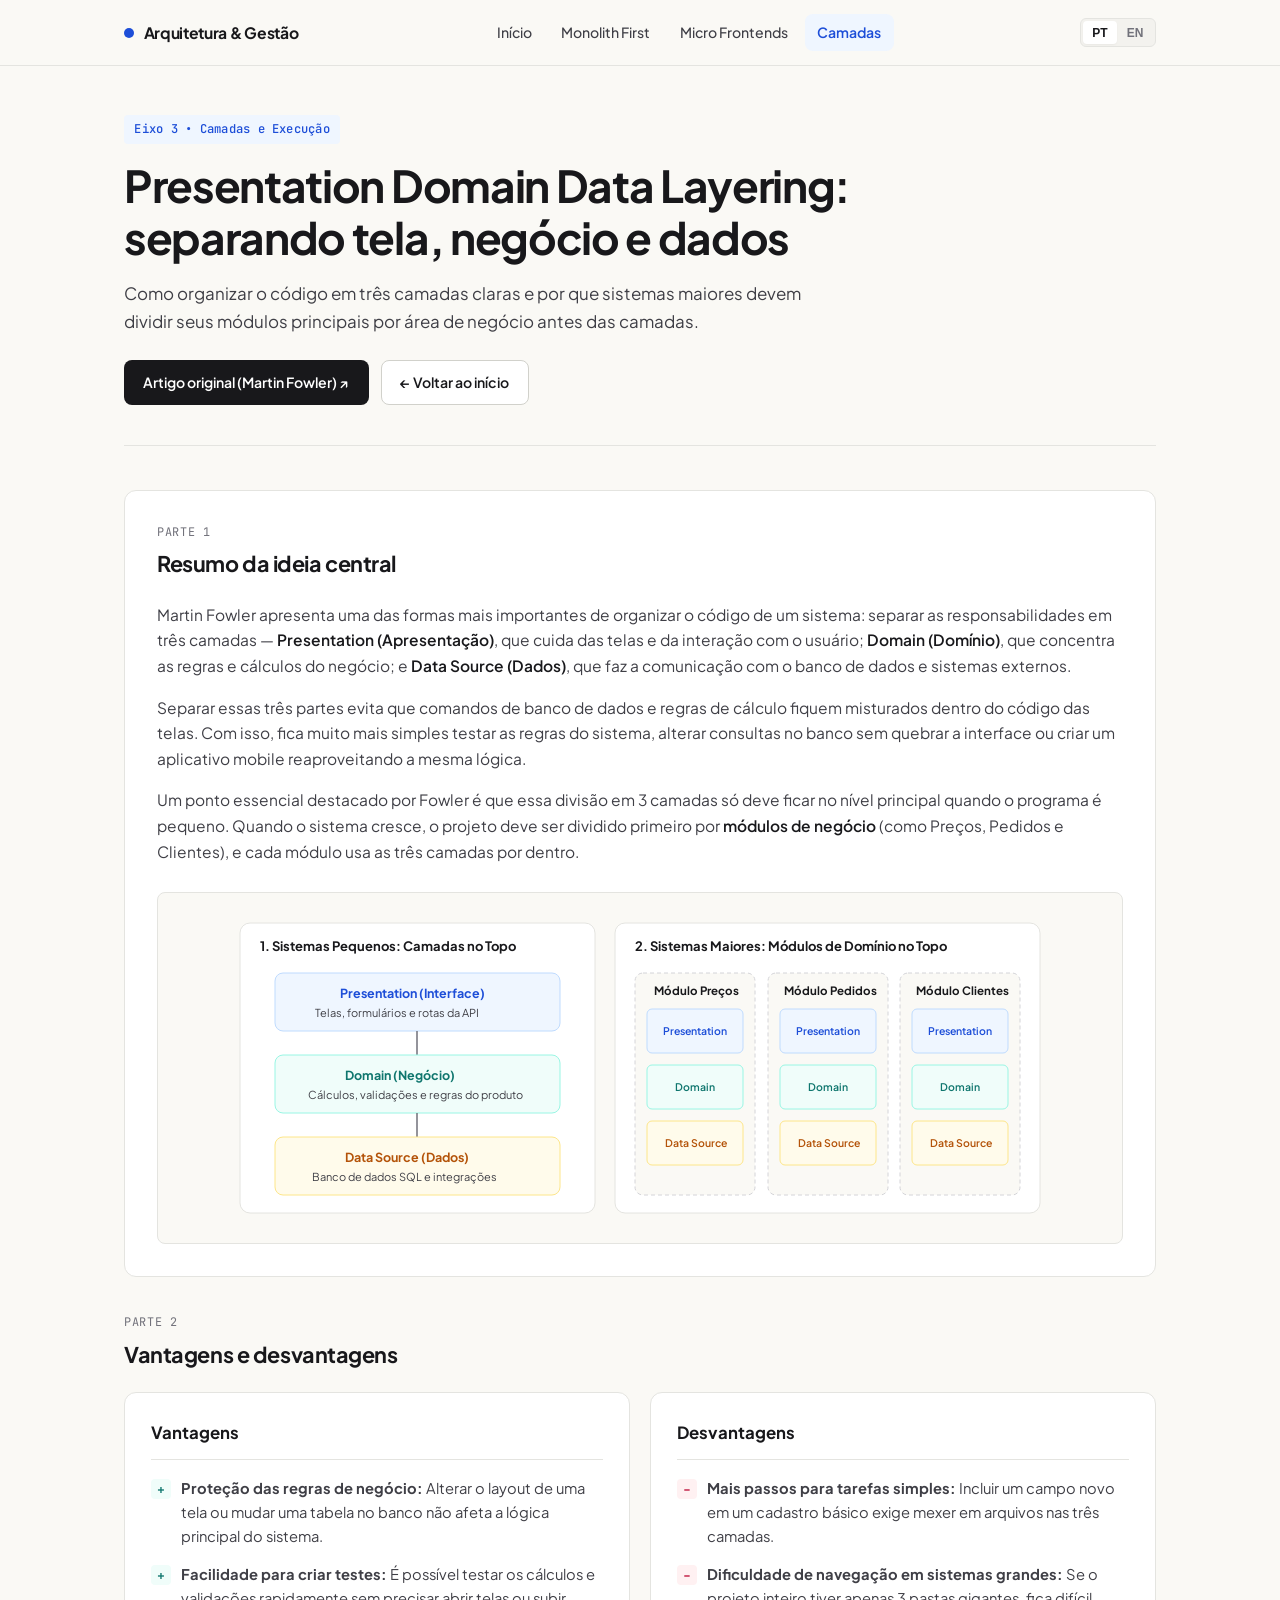
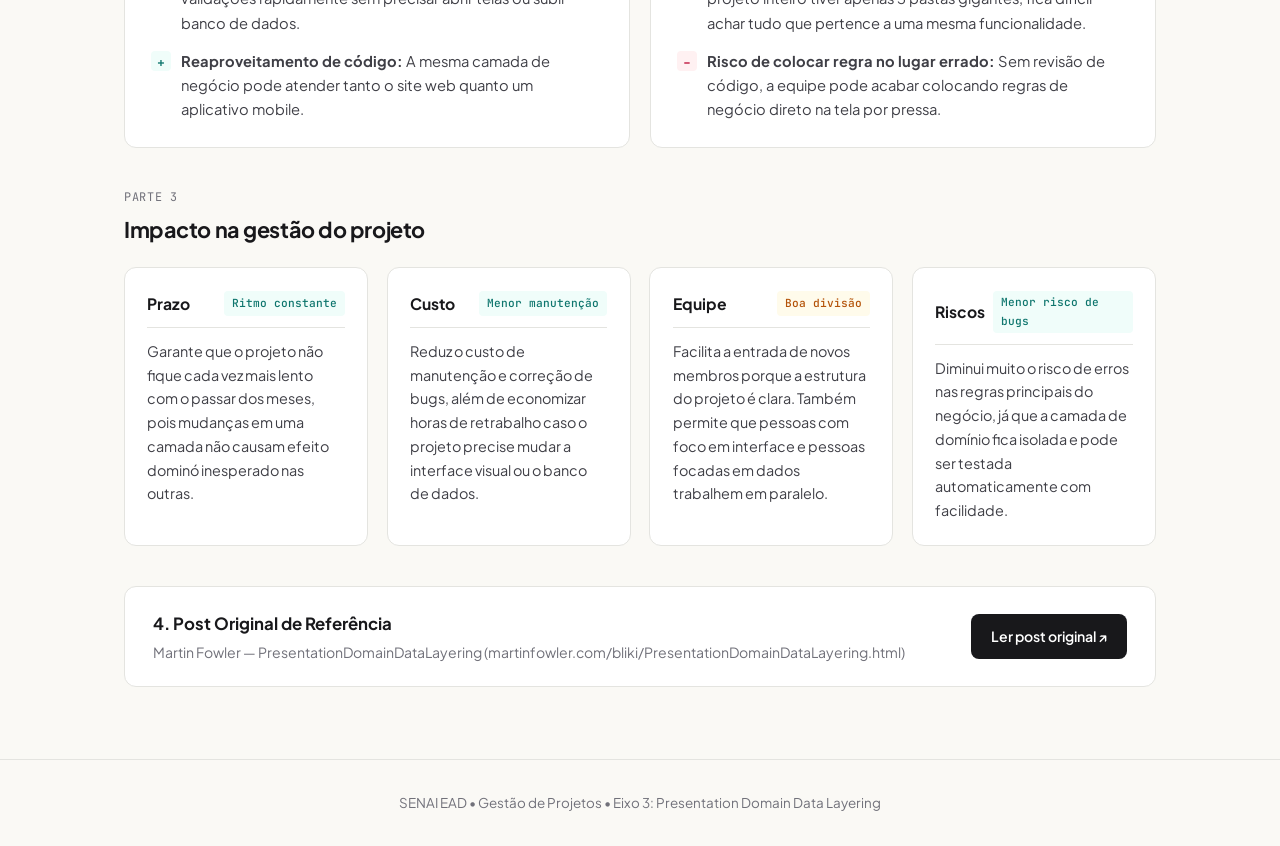
<file: eixo3-layering.html>
<!DOCTYPE html>
<html lang="pt-BR">
<head>
  <meta charset="UTF-8" />
  <meta name="viewport" content="width=device-width, initial-scale=1.0" />
  <title>Eixo 3: Presentation Domain Data Layering | Arquitetura & Gestão</title>
  <link rel="preconnect" href="https://fonts.googleapis.com">
  <link rel="preconnect" href="https://fonts.gstatic.com" crossorigin>
  <link href="https://fonts.googleapis.com/css2?family=JetBrains+Mono:wght@500&family=Plus+Jakarta+Sans:wght@400;500;600;700&display=swap" rel="stylesheet">
  <link rel="stylesheet" href="styles.css?v=4" />
</head>
<body>
  <header class="navbar">
    <div class="navbar-inner">
      <a href="index.html" class="brand">
        <span class="brand-dot"></span>
        <span data-pt="Arquitetura & Gestão" data-en="Architecture & Management">Arquitetura & Gestão</span>
      </a>

      <nav class="nav-links">
        <a href="index.html" class="nav-link" data-pt="Início" data-en="Home">Início</a>
        <a href="eixo1-monolith-first.html" class="nav-link">Monolith First</a>
        <a href="eixo2-micro-frontends.html" class="nav-link">Micro Frontends</a>
        <a href="eixo3-layering.html" class="nav-link active" data-pt="Camadas" data-en="Layering">Camadas</a>
      </nav>

      <div class="nav-controls">
        <div class="lang-switch" role="group" aria-label="Idioma">
          <button type="button" class="lang-btn active" data-lang="pt">PT</button>
          <button type="button" class="lang-btn" data-lang="en">EN</button>
        </div>
      </div>
    </div>
  </header>

  <main class="container">
    <section class="hero">
      <span class="eyebrow" data-pt="Eixo 3 • Camadas e Execução" data-en="Axis 3 • Layers & Execution">Eixo 3 • Camadas e Execução</span>
      <h1 data-pt="Presentation Domain Data Layering: separando tela, negócio e dados"
          data-en="Presentation Domain Data Layering: separating UI, business, and data">
        Presentation Domain Data Layering: separando tela, negócio e dados
      </h1>
      <p class="hero-subtitle"
         data-pt="Como organizar o código em três camadas claras e por que sistemas maiores devem dividir seus módulos principais por área de negócio antes das camadas."
         data-en="How to organize code into three clear layers and why larger systems should group top-level modules by business domain before layering.">
        Como organizar o código em três camadas claras e por que sistemas maiores devem dividir seus módulos principais por área de negócio antes das camadas.
      </p>
      <div class="hero-meta">
        <a href="https://martinfowler.com/bliki/PresentationDomainDataLayering.html" target="_blank" rel="noopener" class="btn btn-primary"
           data-pt="Artigo original (Martin Fowler) ↗" data-en="Original article (Martin Fowler) ↗">
          Artigo original (Martin Fowler) ↗
        </a>
        <a href="index.html" class="btn btn-outline"
           data-pt="← Voltar ao início" data-en="← Back to home">
          ← Voltar ao início
        </a>
      </div>
    </section>

    <!-- 1. Ideia Central -->
    <section class="content-box">
      <div class="section-header">
        <span class="section-label" data-pt="Parte 1" data-en="Part 1">Parte 1</span>
        <h2 class="section-title" data-pt="Resumo da ideia central" data-en="Core idea summary">Resumo da ideia central</h2>
      </div>

      <div class="prose">
        <p data-pt="Martin Fowler apresenta uma das formas mais importantes de organizar o código de um sistema: separar as responsabilidades em três camadas — <strong>Presentation (Apresentação)</strong>, que cuida das telas e da interação com o usuário; <strong>Domain (Domínio)</strong>, que concentra as regras e cálculos do negócio; e <strong>Data Source (Dados)</strong>, que faz a comunicação com o banco de dados e sistemas externos."
           data-en="Martin Fowler presents one of the most important ways to structure software: separating responsibilities into three layers — <strong>Presentation</strong>, which handles screens and user interaction; <strong>Domain</strong>, which holds business rules and calculations; and <strong>Data Source</strong>, which communicates with databases and external systems.">
          Martin Fowler apresenta uma das formas mais importantes de organizar o código de um sistema: separar as responsabilidades em três camadas — <strong>Presentation (Apresentação)</strong>, que cuida das telas e da interação com o usuário; <strong>Domain (Domínio)</strong>, que concentra as regras e cálculos do negócio; e <strong>Data Source (Dados)</strong>, que faz a comunicação com o banco de dados e sistemas externos.
        </p>
        <p data-pt="Separar essas três partes evita que comandos de banco de dados e regras de cálculo fiquem misturados dentro do código das telas. Com isso, fica muito mais simples testar as regras do sistema, alterar consultas no banco sem quebrar a interface ou criar um aplicativo mobile reaproveitando a mesma lógica."
           data-en="Keeping these three parts separate prevents database queries and business calculations from getting mixed into screen code. This makes it much easier to test business rules, modify database queries without breaking the UI, or build a mobile app reusing the same logic.">
          Separar essas três partes evita que comandos de banco de dados e regras de cálculo fiquem misturados dentro do código das telas. Com isso, fica muito mais simples testar as regras do sistema, alterar consultas no banco sem quebrar a interface ou criar um aplicativo mobile reaproveitando a mesma lógica.
        </p>
        <p data-pt="Um ponto essencial destacado por Fowler é que essa divisão em 3 camadas só deve ficar no nível principal quando o programa é pequeno. Quando o sistema cresce, o projeto deve ser dividido primeiro por <strong>módulos de negócio</strong> (como Preços, Pedidos e Clientes), e cada módulo usa as três camadas por dentro."
           data-en="An essential point highlighted by Fowler is that this 3-layer split should only sit at the top level when the program is small. As the system grows, the project should be divided first by <strong>business modules</strong> (such as Pricing, Orders, and Customers), with each module using the three layers internally.">
          Um ponto essencial destacado por Fowler é que essa divisão em 3 camadas só deve ficar no nível principal quando o programa é pequeno. Quando o sistema cresce, o projeto deve ser dividido primeiro por <strong>módulos de negócio</strong> (como Preços, Pedidos e Clientes), e cada módulo usa as três camadas por dentro.
        </p>
      </div>

      <!-- Diagrama Claro -->
      <div class="svg-container">
        <svg viewBox="0 0 820 310" width="820" height="310" xmlns="http://www.w3.org/2000/svg" role="img" aria-label="Camadas Presentation Domain Data">
          <!-- Left Box -->
          <rect x="10" y="10" width="355" height="290" rx="10" fill="#ffffff" stroke="#e4e4e0" />
          <text x="30" y="38" fill="#18181b" font-size="13" font-weight="700">1. Sistemas Pequenos: Camadas no Topo</text>

          <rect x="45" y="60" width="285" height="58" rx="8" fill="#eff6ff" stroke="#bfdbfe" />
          <text x="110" y="85" fill="#1d4ed8" font-size="12.5" font-weight="700">Presentation (Interface)</text>
          <text x="85" y="104" fill="#3f3f46" font-size="11">Telas, formulários e rotas da API</text>

          <line x1="187" y1="118" x2="187" y2="142" stroke="#71717a" stroke-width="1.5" />

          <rect x="45" y="142" width="285" height="58" rx="8" fill="#f0fdfa" stroke="#99f6e4" />
          <text x="115" y="167" fill="#0f766e" font-size="12.5" font-weight="700">Domain (Negócio)</text>
          <text x="78" y="186" fill="#3f3f46" font-size="11">Cálculos, validações e regras do produto</text>

          <line x1="187" y1="200" x2="187" y2="224" stroke="#71717a" stroke-width="1.5" />

          <rect x="45" y="224" width="285" height="58" rx="8" fill="#fffbeb" stroke="#fde68a" />
          <text x="115" y="249" fill="#b45309" font-size="12.5" font-weight="700">Data Source (Dados)</text>
          <text x="82" y="268" fill="#3f3f46" font-size="11">Banco de dados SQL e integrações</text>

          <!-- Right Box -->
          <rect x="385" y="10" width="425" height="290" rx="10" fill="#ffffff" stroke="#e4e4e0" />
          <text x="405" y="38" fill="#18181b" font-size="13" font-weight="700">2. Sistemas Maiores: Módulos de Domínio no Topo</text>

          <!-- Modulo 1 -->
          <rect x="405" y="60" width="120" height="222" rx="8" fill="#faf9f5" stroke="#d4d4d8" stroke-dasharray="4 3" />
          <text x="424" y="82" fill="#18181b" font-size="11.5" font-weight="700">Módulo Preços</text>
          <rect x="417" y="96" width="96" height="44" rx="5" fill="#eff6ff" stroke="#bfdbfe" />
          <text x="433" y="122" fill="#1d4ed8" font-size="10.5" font-weight="600">Presentation</text>
          <rect x="417" y="152" width="96" height="44" rx="5" fill="#f0fdfa" stroke="#99f6e4" />
          <text x="445" y="178" fill="#0f766e" font-size="10.5" font-weight="600">Domain</text>
          <rect x="417" y="208" width="96" height="44" rx="5" fill="#fffbeb" stroke="#fde68a" />
          <text x="435" y="234" fill="#b45309" font-size="10.5" font-weight="600">Data Source</text>

          <!-- Modulo 2 -->
          <rect x="538" y="60" width="120" height="222" rx="8" fill="#faf9f5" stroke="#d4d4d8" stroke-dasharray="4 3" />
          <text x="554" y="82" fill="#18181b" font-size="11.5" font-weight="700">Módulo Pedidos</text>
          <rect x="550" y="96" width="96" height="44" rx="5" fill="#eff6ff" stroke="#bfdbfe" />
          <text x="566" y="122" fill="#1d4ed8" font-size="10.5" font-weight="600">Presentation</text>
          <rect x="550" y="152" width="96" height="44" rx="5" fill="#f0fdfa" stroke="#99f6e4" />
          <text x="578" y="178" fill="#0f766e" font-size="10.5" font-weight="600">Domain</text>
          <rect x="550" y="208" width="96" height="44" rx="5" fill="#fffbeb" stroke="#fde68a" />
          <text x="568" y="234" fill="#b45309" font-size="10.5" font-weight="600">Data Source</text>

          <!-- Modulo 3 -->
          <rect x="670" y="60" width="120" height="222" rx="8" fill="#faf9f5" stroke="#d4d4d8" stroke-dasharray="4 3" />
          <text x="686" y="82" fill="#18181b" font-size="11.5" font-weight="700">Módulo Clientes</text>
          <rect x="682" y="96" width="96" height="44" rx="5" fill="#eff6ff" stroke="#bfdbfe" />
          <text x="698" y="122" fill="#1d4ed8" font-size="10.5" font-weight="600">Presentation</text>
          <rect x="682" y="152" width="96" height="44" rx="5" fill="#f0fdfa" stroke="#99f6e4" />
          <text x="710" y="178" fill="#0f766e" font-size="10.5" font-weight="600">Domain</text>
          <rect x="682" y="208" width="96" height="44" rx="5" fill="#fffbeb" stroke="#fde68a" />
          <text x="700" y="234" fill="#b45309" font-size="10.5" font-weight="600">Data Source</text>
        </svg>
      </div>
    </section>

    <!-- 2. Vantagens e Desvantagens -->
    <section>
      <div class="section-header">
        <span class="section-label" data-pt="Parte 2" data-en="Part 2">Parte 2</span>
        <h2 class="section-title" data-pt="Vantagens e desvantagens" data-en="Pros and cons">Vantagens e desvantagens</h2>
      </div>

      <div class="pros-cons-grid">
        <div class="pc-card pros">
          <div class="pc-title">
            <span data-pt="Vantagens" data-en="Advantages">Vantagens</span>
          </div>
          <ul class="pc-list">
            <li>
              <span class="pc-badge">+</span>
              <span data-pt="<strong>Proteção das regras de negócio:</strong> Alterar o layout de uma tela ou mudar uma tabela no banco não afeta a lógica principal do sistema."
                    data-en="<strong>Protects business rules:</strong> Changing a screen layout or database table doesn't break core business logic.">
                <strong>Proteção das regras de negócio:</strong> Alterar o layout de uma tela ou mudar uma tabela no banco não afeta a lógica principal do sistema.
              </span>
            </li>
            <li>
              <span class="pc-badge">+</span>
              <span data-pt="<strong>Facilidade para criar testes:</strong> É possível testar os cálculos e validações rapidamente sem precisar abrir telas ou subir banco de dados."
                    data-en="<strong>Easier automated testing:</strong> Calculations and validations can be tested quickly without opening screens or running a database.">
                <strong>Facilidade para criar testes:</strong> É possível testar os cálculos e validações rapidamente sem precisar abrir telas ou subir banco de dados.
              </span>
            </li>
            <li>
              <span class="pc-badge">+</span>
              <span data-pt="<strong>Reaproveitamento de código:</strong> A mesma camada de negócio pode atender tanto o site web quanto um aplicativo mobile."
                    data-en="<strong>Code reuse:</strong> The same domain layer can serve both a web application and a mobile app.">
                <strong>Reaproveitamento de código:</strong> A mesma camada de negócio pode atender tanto o site web quanto um aplicativo mobile.
              </span>
            </li>
          </ul>
        </div>

        <div class="pc-card cons">
          <div class="pc-title">
            <span data-pt="Desvantagens" data-en="Disadvantages">Desvantagens</span>
          </div>
          <ul class="pc-list">
            <li>
              <span class="pc-badge">−</span>
              <span data-pt="<strong>Mais passos para tarefas simples:</strong> Incluir um campo novo em um cadastro básico exige mexer em arquivos nas três camadas."
                    data-en="<strong>More steps for simple tasks:</strong> Adding a single field to a basic form requires editing files across all three layers.">
                <strong>Mais passos para tarefas simples:</strong> Incluir um campo novo em um cadastro básico exige mexer em arquivos nas três camadas.
              </span>
            </li>
            <li>
              <span class="pc-badge">−</span>
              <span data-pt="<strong>Dificuldade de navegação em sistemas grandes:</strong> Se o projeto inteiro tiver apenas 3 pastas gigantes, fica difícil achar tudo que pertence a uma mesma funcionalidade."
                    data-en="<strong>Harder navigation in large systems:</strong> If a large project only has 3 giant folders, finding everything related to one feature becomes harder.">
                <strong>Dificuldade de navegação em sistemas grandes:</strong> Se o projeto inteiro tiver apenas 3 pastas gigantes, fica difícil achar tudo que pertence a uma mesma funcionalidade.
              </span>
            </li>
            <li>
              <span class="pc-badge">−</span>
              <span data-pt="<strong>Risco de colocar regra no lugar errado:</strong> Sem revisão de código, a equipe pode acabar colocando regras de negócio direto na tela por pressa."
                    data-en="<strong>Risk of misplaced logic:</strong> Without code reviews, developers in a hurry might still leak business rules into the UI.">
                <strong>Risco de colocar regra no lugar errado:</strong> Sem revisão de código, a equipe pode acabar colocando regras de negócio direto na tela por pressa.
              </span>
            </li>
          </ul>
        </div>
      </div>
    </section>

    <!-- 3. Impacto na Gestão do Projeto -->
    <section>
      <div class="section-header">
        <span class="section-label" data-pt="Parte 3" data-en="Part 3">Parte 3</span>
        <h2 class="section-title" data-pt="Impacto na gestão do projeto" data-en="Impact on project management">Impacto na gestão do projeto</h2>
      </div>

      <div class="pm-grid">
        <div class="pm-card">
          <div class="pm-card-header">
            <span class="pm-pillar-title" data-pt="Prazo" data-en="Schedule">Prazo</span>
            <span class="pm-level level-low" data-pt="Ritmo constante" data-en="Steady pace">Ritmo constante</span>
          </div>
          <p data-pt="Garante que o projeto não fique cada vez mais lento com o passar dos meses, pois mudanças em uma camada não causam efeito dominó inesperado nas outras."
             data-en="Prevents the project from slowing down over the months, since changes in one layer don't cause unexpected domino effects in others.">
            Garante que o projeto não fique cada vez mais lento com o passar dos meses, pois mudanças em uma camada não causam efeito dominó inesperado nas outras.
          </p>
        </div>

        <div class="pm-card">
          <div class="pm-card-header">
            <span class="pm-pillar-title" data-pt="Custo" data-en="Cost">Custo</span>
            <span class="pm-level level-low" data-pt="Menor manutenção" data-en="Lower maintenance">Menor manutenção</span>
          </div>
          <p data-pt="Reduz o custo de manutenção e correção de bugs, além de economizar horas de retrabalho caso o projeto precise mudar a interface visual ou o banco de dados."
             data-en="Reduces maintenance and bug-fixing costs, and saves rework hours if the project later needs to redesign its UI or change databases.">
            Reduz o custo de manutenção e correção de bugs, além de economizar horas de retrabalho caso o projeto precise mudar a interface visual ou o banco de dados.
          </p>
        </div>

        <div class="pm-card">
          <div class="pm-card-header">
            <span class="pm-pillar-title" data-pt="Equipe" data-en="Team">Equipe</span>
            <span class="pm-level level-med" data-pt="Boa divisão" data-en="Clear division">Boa divisão</span>
          </div>
          <p data-pt="Facilita a entrada de novos membros porque a estrutura do projeto é clara. Também permite que pessoas com foco em interface e pessoas focadas em dados trabalhem em paralelo."
             data-en="Makes onboarding easier because the project structure is clear. It also lets UI-focused and data-focused developers work in parallel.">
            Facilita a entrada de novos membros porque a estrutura do projeto é clara. Também permite que pessoas com foco em interface e pessoas focadas em dados trabalhem em paralelo.
          </p>
        </div>

        <div class="pm-card">
          <div class="pm-card-header">
            <span class="pm-pillar-title" data-pt="Riscos" data-en="Risks">Riscos</span>
            <span class="pm-level level-low" data-pt="Menor risco de bugs" data-en="Lower bug risk">Menor risco de bugs</span>
          </div>
          <p data-pt="Diminui muito o risco de erros nas regras principais do negócio, já que a camada de domínio fica isolada e pode ser testada automaticamente com facilidade."
             data-en="Greatly reduces the risk of bugs in core business rules, since the domain layer is isolated and can be easily covered by automated tests.">
            Diminui muito o risco de erros nas regras principais do negócio, já que a camada de domínio fica isolada e pode ser testada automaticamente com facilidade.
          </p>
        </div>
      </div>
    </section>

    <!-- 4. Link para o Post Original -->
    <section class="original-banner">
      <div>
        <h3 style="font-size:1.05rem;margin-bottom:0.2rem;"
            data-pt="4. Post Original de Referência"
            data-en="4. Original Reference Post">4. Post Original de Referência</h3>
        <p style="color:var(--text-muted);font-size:0.88rem;">
          Martin Fowler — PresentationDomainDataLayering (martinfowler.com/bliki/PresentationDomainDataLayering.html)
        </p>
      </div>
      <a href="https://martinfowler.com/bliki/PresentationDomainDataLayering.html" target="_blank" rel="noopener" class="btn btn-primary"
         data-pt="Ler post original ↗"
         data-en="Read original post ↗">
        Ler post original ↗
      </a>
    </section>
  </main>

  <footer class="footer">
    <p data-pt="SENAI EAD • Gestão de Projetos • Eixo 3: Presentation Domain Data Layering"
       data-en="SENAI EAD • Project Management • Axis 3: Presentation Domain Data Layering">
      SENAI EAD • Gestão de Projetos • Eixo 3: Presentation Domain Data Layering
    </p>
  </footer>

  <script src="script.js?v=3"></script>
</body>
</html>
</file>
<file: styles.css>
:root {
  --bg-page: #faf9f5;
  --bg-surface: #ffffff;
  --bg-subtle: #f3f2ee;
  --text-main: #18181b;
  --text-body: #3f3f46;
  --text-muted: #71717a;
  --border: #e4e4e0;
  --border-strong: #d1d1cb;
  --accent: #1d4ed8;
  --accent-soft: #eff6ff;
  --teal: #0f766e;
  --teal-soft: #f0fdfa;
  --amber: #b45309;
  --amber-soft: #fffbeb;
  --rose: #be123c;
  --rose-soft: #fff1f2;
  --radius-sm: 8px;
  --radius-md: 12px;
  --radius-lg: 16px;
  --shadow-sm: 0 1px 2px rgba(24, 24, 27, 0.04);
  --shadow-md: 0 8px 24px -4px rgba(24, 24, 27, 0.06);
  --font-sans: 'Plus Jakarta Sans', 'Inter', -apple-system, BlinkMacSystemFont, sans-serif;
  --font-serif: 'Newsreader', Georgia, serif;
  --font-mono: 'JetBrains Mono', monospace;
}

* {
  box-sizing: border-box;
  margin: 0;
  padding: 0;
}

html {
  scroll-behavior: smooth;
}

body {
  font-family: var(--font-sans);
  background-color: var(--bg-page);
  color: var(--text-main);
  line-height: 1.65;
  min-height: 100vh;
  -webkit-font-smoothing: antialiased;
}

a {
  color: inherit;
  text-decoration: none;
}

/* Header & Navigation */
.navbar {
  position: sticky;
  top: 0;
  z-index: 100;
  background: rgba(250, 249, 245, 0.88);
  backdrop-filter: blur(12px);
  -webkit-backdrop-filter: blur(12px);
  border-bottom: 1px solid var(--border);
}

.navbar-inner {
  max-width: 1080px;
  margin: 0 auto;
  padding: 0.9rem 1.5rem;
  display: flex;
  align-items: center;
  justify-content: space-between;
  gap: 1rem;
  flex-wrap: wrap;
}

.brand {
  display: flex;
  align-items: center;
  gap: 0.6rem;
  font-weight: 700;
  font-size: 0.98rem;
  letter-spacing: -0.02em;
  color: var(--text-main);
}

.brand-dot {
  width: 10px;
  height: 10px;
  border-radius: 50%;
  background: var(--accent);
}

.nav-links {
  display: flex;
  align-items: center;
  gap: 0.25rem;
  flex-wrap: wrap;
}

.nav-link {
  padding: 0.42rem 0.8rem;
  border-radius: var(--radius-sm);
  font-size: 0.88rem;
  font-weight: 500;
  color: var(--text-body);
  transition: all 0.15s ease;
}

.nav-link:hover {
  color: var(--text-main);
  background: var(--bg-subtle);
}

.nav-link.active {
  color: var(--accent);
  background: var(--accent-soft);
  font-weight: 600;
}

.nav-controls {
  display: flex;
  align-items: center;
  gap: 0.5rem;
}

.lang-switch {
  display: inline-flex;
  background: var(--bg-subtle);
  border: 1px solid var(--border);
  border-radius: 6px;
  padding: 2px;
}

.lang-btn {
  border: none;
  background: transparent;
  color: var(--text-muted);
  font-size: 0.75rem;
  font-weight: 600;
  padding: 0.28rem 0.6rem;
  border-radius: 4px;
  cursor: pointer;
  transition: all 0.15s ease;
}

.lang-btn.active {
  background: var(--bg-surface);
  color: var(--text-main);
  box-shadow: var(--shadow-sm);
}

/* Main Container */
.container {
  max-width: 1080px;
  margin: 0 auto;
  padding: 3rem 1.5rem 4.5rem;
}

/* Editorial Hero */
.hero {
  padding-bottom: 2.5rem;
  margin-bottom: 2.75rem;
  border-bottom: 1px solid var(--border);
}

.eyebrow {
  display: inline-block;
  font-family: var(--font-mono);
  font-size: 0.76rem;
  font-weight: 500;
  color: var(--accent);
  background: var(--accent-soft);
  padding: 0.28rem 0.65rem;
  border-radius: 4px;
  margin-bottom: 1rem;
  letter-spacing: 0.02em;
}

.hero h1 {
  font-size: clamp(1.9rem, 3.5vw, 2.75rem);
  font-weight: 700;
  line-height: 1.18;
  letter-spacing: -0.03em;
  color: var(--text-main);
  max-width: 820px;
  margin-bottom: 1rem;
}

.hero-subtitle {
  font-size: 1.06rem;
  color: var(--text-body);
  max-width: 720px;
  margin-bottom: 1.5rem;
}

.hero-meta {
  display: flex;
  flex-wrap: wrap;
  gap: 0.75rem;
  align-items: center;
}

.btn {
  display: inline-flex;
  align-items: center;
  gap: 0.45rem;
  padding: 0.62rem 1.15rem;
  border-radius: var(--radius-sm);
  font-weight: 600;
  font-size: 0.88rem;
  cursor: pointer;
  transition: all 0.15s ease;
  border: 1px solid transparent;
}

.btn-primary {
  background: var(--text-main);
  color: #ffffff;
}

.btn-primary:hover {
  background: #27272a;
}

.btn-outline {
  background: var(--bg-surface);
  color: var(--text-main);
  border-color: var(--border-strong);
}

.btn-outline:hover {
  background: var(--bg-subtle);
}

/* Section Headers */
.section-header {
  margin-bottom: 1.25rem;
}

.section-label {
  font-family: var(--font-mono);
  font-size: 0.74rem;
  text-transform: uppercase;
  letter-spacing: 0.06em;
  color: var(--text-muted);
  display: block;
  margin-bottom: 0.25rem;
}

.section-title {
  font-size: 1.35rem;
  font-weight: 700;
  letter-spacing: -0.02em;
  color: var(--text-main);
}

.section-desc {
  color: var(--text-muted);
  font-size: 0.94rem;
  margin-top: 0.2rem;
}

/* 3 Axes Cards Grid */
.cards-grid {
  display: grid;
  grid-template-columns: repeat(auto-fit, minmax(300px, 1fr));
  gap: 1.25rem;
  margin-bottom: 3.25rem;
}

.axis-card {
  background: var(--bg-surface);
  border: 1px solid var(--border);
  border-radius: var(--radius-md);
  padding: 1.6rem;
  display: flex;
  flex-direction: column;
  justify-content: space-between;
  transition: border-color 0.2s ease, box-shadow 0.2s ease, transform 0.2s ease;
}

.axis-card:hover {
  border-color: var(--border-strong);
  box-shadow: var(--shadow-md);
  transform: translateY(-2px);
}

.axis-tag {
  display: inline-block;
  font-family: var(--font-mono);
  font-size: 0.72rem;
  font-weight: 500;
  padding: 0.22rem 0.55rem;
  border-radius: 4px;
  margin-bottom: 0.9rem;
  width: fit-content;
}

.tag-eixo1 {
  background: var(--accent-soft);
  color: var(--accent);
}

.tag-eixo2 {
  background: var(--teal-soft);
  color: var(--teal);
}

.tag-eixo3 {
  background: var(--amber-soft);
  color: var(--amber);
}

.axis-card h3 {
  font-size: 1.22rem;
  font-weight: 700;
  margin-bottom: 0.55rem;
  letter-spacing: -0.01em;
}

.axis-card p {
  color: var(--text-body);
  font-size: 0.92rem;
  margin-bottom: 1.25rem;
}

.mini-metrics {
  display: grid;
  grid-template-columns: repeat(2, 1fr);
  gap: 0.6rem;
  margin-bottom: 1.2rem;
  padding: 0.75rem;
  border-radius: var(--radius-sm);
  background: var(--bg-page);
  border: 1px solid var(--border);
}

.mini-metric span {
  display: block;
  color: var(--text-muted);
  font-size: 0.7rem;
  text-transform: uppercase;
  letter-spacing: 0.03em;
}

.mini-metric strong {
  color: var(--text-main);
  font-size: 0.82rem;
  font-weight: 600;
}

.card-footer {
  display: flex;
  align-items: center;
  justify-content: space-between;
  padding-top: 0.9rem;
  border-top: 1px solid var(--border);
  font-size: 0.86rem;
  font-weight: 600;
  color: var(--accent);
}

/* Content Card & Diagram Panel */
.content-box {
  background: var(--bg-surface);
  border: 1px solid var(--border);
  border-radius: var(--radius-md);
  padding: 2rem;
  margin-bottom: 2.25rem;
}

.prose {
  display: grid;
  gap: 1rem;
  color: var(--text-body);
  font-size: 0.97rem;
  margin-bottom: 1.75rem;
}

.prose strong {
  color: var(--text-main);
  font-weight: 600;
}

.svg-container {
  width: 100%;
  overflow-x: auto;
  background: var(--bg-page);
  border-radius: var(--radius-sm);
  border: 1px solid var(--border);
  padding: 1.25rem;
  display: flex;
  justify-content: center;
}

.svg-container svg {
  max-width: 100%;
  height: auto;
}

/* Pros & Cons Grid */
.pros-cons-grid {
  display: grid;
  grid-template-columns: repeat(auto-fit, minmax(300px, 1fr));
  gap: 1.25rem;
  margin-bottom: 2.5rem;
}

.pc-card {
  background: var(--bg-surface);
  border: 1px solid var(--border);
  border-radius: var(--radius-md);
  padding: 1.6rem;
}

.pc-title {
  display: flex;
  align-items: center;
  gap: 0.5rem;
  font-size: 1.05rem;
  font-weight: 700;
  margin-bottom: 1rem;
  padding-bottom: 0.75rem;
  border-bottom: 1px solid var(--border);
}

.pc-list {
  list-style: none;
  display: flex;
  flex-direction: column;
  gap: 0.85rem;
}

.pc-list li {
  display: flex;
  align-items: flex-start;
  gap: 0.65rem;
  font-size: 0.92rem;
  color: var(--text-body);
}

.pc-badge {
  flex-shrink: 0;
  width: 20px;
  height: 20px;
  border-radius: 4px;
  display: grid;
  place-items: center;
  font-size: 0.75rem;
  font-weight: 700;
  margin-top: 0.18rem;
}

.pros .pc-badge {
  background: var(--teal-soft);
  color: var(--teal);
}

.cons .pc-badge {
  background: var(--rose-soft);
  color: var(--rose);
}

/* Project Management 4 Pillars Grid */
.pm-grid {
  display: grid;
  grid-template-columns: repeat(auto-fit, minmax(240px, 1fr));
  gap: 1.15rem;
  margin-bottom: 2.5rem;
}

.pm-card {
  background: var(--bg-surface);
  border: 1px solid var(--border);
  border-radius: var(--radius-md);
  padding: 1.4rem;
}

.pm-card-header {
  display: flex;
  align-items: center;
  justify-content: space-between;
  gap: 0.5rem;
  margin-bottom: 0.75rem;
  padding-bottom: 0.65rem;
  border-bottom: 1px solid var(--border);
}

.pm-pillar-title {
  font-weight: 700;
  font-size: 0.98rem;
  color: var(--text-main);
}

.pm-level {
  font-family: var(--font-mono);
  font-size: 0.7rem;
  font-weight: 500;
  padding: 0.18rem 0.5rem;
  border-radius: 4px;
}

.level-low {
  background: var(--teal-soft);
  color: var(--teal);
}

.level-med {
  background: var(--amber-soft);
  color: var(--amber);
}

.level-high {
  background: var(--rose-soft);
  color: var(--rose);
}

.pm-card p {
  font-size: 0.9rem;
  color: var(--text-body);
}

/* Comparison Table */
.comparison-table-wrap {
  overflow-x: auto;
  background: var(--bg-surface);
  border: 1px solid var(--border);
  border-radius: var(--radius-md);
  margin-bottom: 3rem;
}

.comparison-table {
  width: 100%;
  border-collapse: collapse;
  text-align: left;
  font-size: 0.9rem;
}

.comparison-table th,
.comparison-table td {
  padding: 0.95rem 1.15rem;
  border-bottom: 1px solid var(--border);
  color: var(--text-body);
}

.comparison-table th {
  background: var(--bg-page);
  color: var(--text-muted);
  font-family: var(--font-mono);
  font-size: 0.73rem;
  text-transform: uppercase;
  letter-spacing: 0.04em;
  font-weight: 600;
}

.comparison-table tr:last-child td {
  border-bottom: none;
}

/* Team Section */
.team-grid {
  display: grid;
  grid-template-columns: repeat(auto-fit, minmax(260px, 1fr));
  gap: 1rem;
  margin-bottom: 1rem;
}

.member-card {
  background: var(--bg-surface);
  border: 1px solid var(--border);
  border-radius: var(--radius-md);
  padding: 1.2rem;
  display: flex;
  align-items: center;
  gap: 0.9rem;
}

.avatar {
  width: 42px;
  height: 42px;
  border-radius: 8px;
  background: var(--accent-soft);
  color: var(--accent);
  border: 1px solid #bfdbfe;
  display: grid;
  place-items: center;
  font-weight: 700;
  font-size: 0.95rem;
  flex-shrink: 0;
}

.member-info h4 {
  font-size: 0.96rem;
  font-weight: 700;
}

.member-info p {
  font-size: 0.8rem;
  color: var(--text-muted);
  margin-bottom: 0.35rem;
}

.member-links {
  display: flex;
  gap: 0.5rem;
  font-size: 0.78rem;
  font-weight: 600;
}

.member-links a {
  color: var(--accent);
}

.member-links a:hover {
  text-decoration: underline;
}

.add-member-form {
  background: var(--bg-subtle);
  border: 1px solid var(--border);
  border-radius: var(--radius-md);
  padding: 1rem 1.2rem;
  display: flex;
  flex-wrap: wrap;
  gap: 0.65rem;
  align-items: center;
}

.input-field {
  flex: 1;
  min-width: 190px;
  padding: 0.55rem 0.8rem;
  border-radius: 6px;
  border: 1px solid var(--border-strong);
  background: var(--bg-surface);
  color: var(--text-main);
  font-size: 0.86rem;
  font-family: var(--font-sans);
}

/* Reference Banner */
.original-banner {
  background: var(--bg-surface);
  border: 1px solid var(--border);
  border-radius: var(--radius-md);
  padding: 1.4rem 1.75rem;
  display: flex;
  align-items: center;
  justify-content: space-between;
  gap: 1.25rem;
  flex-wrap: wrap;
  margin-top: 2rem;
}

.footer {
  border-top: 1px solid var(--border);
  padding: 2rem 1.5rem;
  text-align: center;
  color: var(--text-muted);
  font-size: 0.84rem;
}

@media (max-width: 768px) {
  .container {
    padding: 2rem 1.15rem 3rem;
  }
  .content-box {
    padding: 1.35rem;
  }
}
</file>
